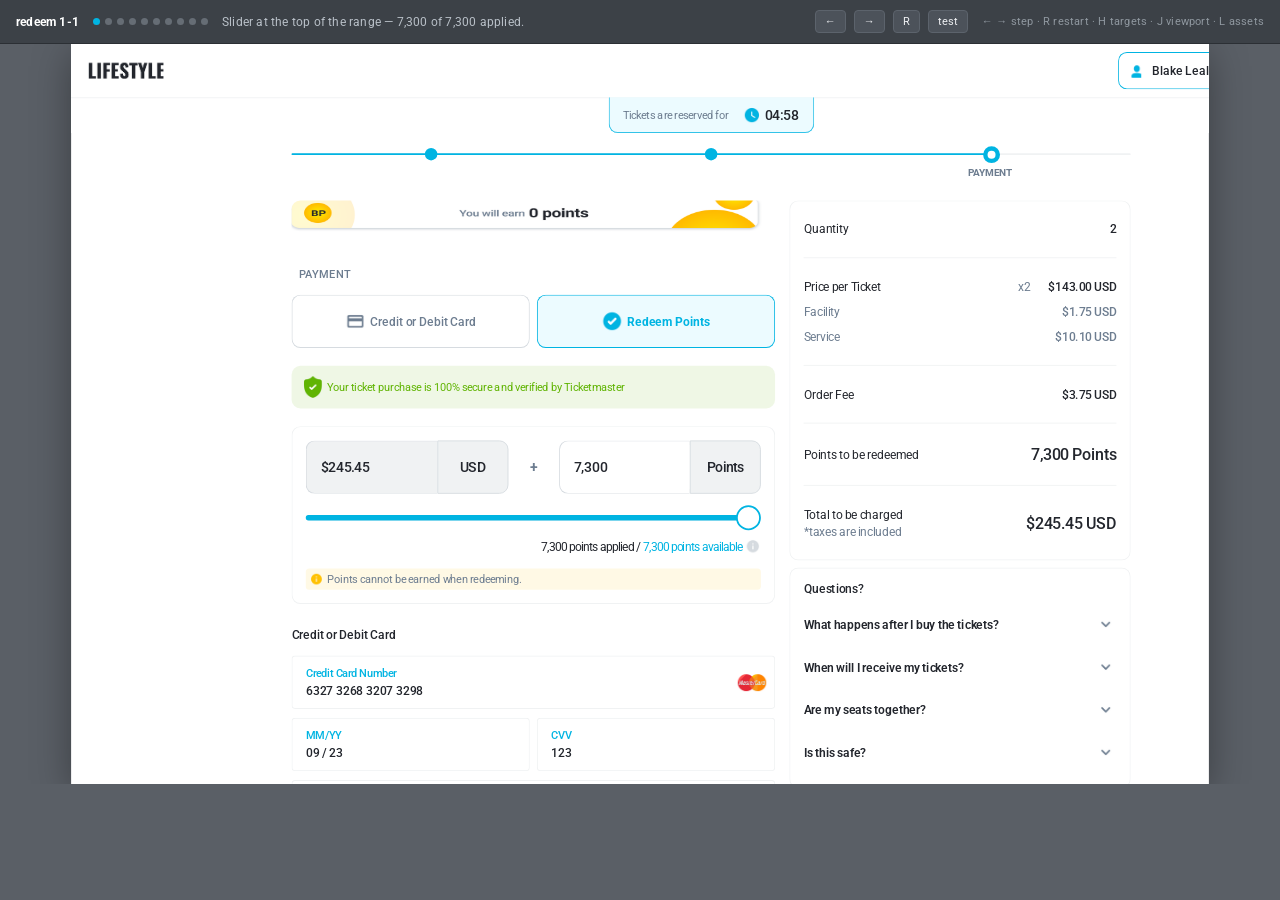
<file: prototypes/flow-04-desktop.html>
<!DOCTYPE html>
<html lang="en">
<head>
<meta charset="utf-8">
<title>Flow 04 — Checkout · Redeem Points (desktop)</title>
<style>
/* Roboto, embedded. The file has no network dependency. */
@font-face{font-family:'Roboto';font-style:normal;font-weight:400;font-display:block;src:url([data-uri]) format('woff2')}
@font-face{font-family:'Roboto';font-style:normal;font-weight:500;font-display:block;src:url([data-uri]) format('woff2')}
@font-face{font-family:'Roboto';font-style:normal;font-weight:600;font-display:block;src:url([data-uri]) format('woff2')}
@font-face{font-family:'Roboto';font-style:normal;font-weight:700;font-display:block;src:url([data-uri]) format('woff2')}

/* ==========================================================================
   Flow 04 — Checkout / Redeem Points, desktop
   Live HTML rebuild of ten Figma frames (Lifestyle-Master 12485:*).
   Every number in this file is measured off the Figma nodes; see §9.16 of
   interactive-facetime-portfolio-prompt.md for the derivation and the
   deviations that were deliberate.
   ========================================================================== */

:root{
  /* --- design tokens, straight off the Figma styles --- */
  --primary:#00B4E2;          /* Main/primary          */
  --primary-l1:#ECFBFF;       /* Variants/primary-lighten-1 */
  --timer-stroke:#33C3E8;
  --ink:#23262D;              /* Main/quaternary       */
  --muted:#6D7D90;            /* Main/tertiary         */
  --border:#D6DBE0;           /* Main/septenary        */
  --fill:#F0F2F3;             /* Main/quinary          */
  --success:#60B403;          /* Status/success        */
  --warning:#FFC203;          /* Status/warning        */
  --error:#E92505;            /* the red on the error states */
  --scrollbar:#BFBFBF;

  /* stage */
  --stage-w:1440px;
  --vh:1024px;                /* live viewport height; J cycles it */
  --scale:1;
}

*{box-sizing:border-box}
html,body{margin:0;padding:0}
body{
  background:#5A5F66;
  font-family:'Roboto','Helvetica Neue',Arial,sans-serif;
  -webkit-font-smoothing:antialiased;
  display:flex;flex-direction:column;align-items:center;
  min-height:100vh;
}

/* ---------- harness -------------------------------------------------- */
#harness{
  width:100%;color:#EDEFF2;font-size:12px;letter-spacing:.2px;
  display:flex;align-items:center;gap:14px;
  padding:10px 16px;background:#3C4147;border-bottom:1px solid #2B2F34;
  position:sticky;top:0;z-index:200;
}
#harness .grp{display:flex;align-items:center;gap:8px}
#harness b{font-weight:700;color:#fff;font-size:12px}
#harness .note{color:#B9C0C8;flex:1;min-width:0;overflow:hidden;text-overflow:ellipsis;white-space:nowrap}
#harness button{
  font:inherit;font-size:11px;color:#EDEFF2;background:#4C525A;border:1px solid #5C636C;
  border-radius:4px;padding:4px 9px;cursor:pointer;
}
#harness button:hover{background:#585F68}
#dots{display:flex;gap:5px}
#dots i{width:7px;height:7px;border-radius:50%;background:#666D75;display:block;cursor:pointer}
#dots i.on{background:var(--primary)}
#dots i.done{background:#8A929B}
#keys{color:#8F979F;font-size:11px}

/* ---------- stage ---------------------------------------------------- */
#fit{width:100%;display:flex;justify-content:center;overflow:hidden}
#stage{
  width:var(--stage-w);height:var(--vh);
  transform:scale(var(--scale));transform-origin:top center;
  background:#fff;position:relative;overflow:hidden;
  box-shadow:0 10px 40px rgba(0,0,0,.35);
}

/* the scrolling page. The chrome band below is sticky inside it. */
#page{
  position:absolute;inset:0;overflow-y:auto;overflow-x:hidden;
  scrollbar-width:none;
}
#page::-webkit-scrollbar{width:0;height:0}

/* ---------- sticky chrome: header + timer ---------------------------- */
/* Frame 4778 — 1440x100. Requirement: pinned once the page scrolls. */
#chrome{
  position:sticky;top:0;z-index:40;
  width:1440px;height:100px;
  /* The band is the full 100px, not just the 60px header. The timer hangs
     below the header rule, so the 40px strip either side of it has to paint
     the page's own white — otherwise content scrolls visibly through it. */
  background:#fff;
}
#header{
  position:absolute;left:0;top:0;width:1440px;height:60.5px;
  background:#fff;border-bottom:1px solid var(--fill);
}
#logo{
  position:absolute;left:19px;top:21px;width:85.5px;height:18.3px;
  display:flex;align-items:center;
  font-weight:700;font-size:17px;letter-spacing:-.4px;color:var(--ink);
}
#logo img{display:block;width:85.5px;height:18.3px}
#logo.filled #logoText{display:none}
#acct{
  position:absolute;left:1178px;top:9px;width:246px;height:42px;
  border-radius:10px;box-shadow:inset 0 0 0 1px var(--primary);
  display:flex;align-items:center;
}
/* The account glyph is an `icons / icon variant` instance: 24x24 at Frame 95's
   origin (1186,18) = button-relative (8,9). Build 3 exported the inner Union's
   own 12x14 bounding box instead, which cut the body off at the bottom, so the
   box is the frame now and the image is centred in it at its true scale. */
/* 24x24 icon frame, placed so a centred 12x14 glyph lands on the design's own
   Union coordinates (13.8, 14.5) — confirmed against the Figma render, whose
   glyph starts at x13.8. Centring in a frame at (8,9) pushed it 0.2px right and
   0.5px up. A re-export at the full 24x24 fills this frame instead. */
#acct .person{position:absolute;left:7.8px;top:9.5px;width:24px;height:24px;
  display:flex;align-items:center;justify-content:center}
/* Three runs, each on its own measured x. The separator is a 3.25px dot in
   Main/septenary #D6DBE0 — measured off the Figma render at (110.25, 19.25),
   colour (214,219,224). It was a bullet character inside the name, which
   inherited the near-black text ink and read far too heavy. */
#acct .who{
  position:absolute;left:38px;top:13px;height:16px;
  font-size:14px;font-weight:500;color:var(--ink);letter-spacing:-.2143px;white-space:nowrap;
}
#acct .sep{
  position:absolute;left:110.25px;top:19.25px;width:3.25px;height:3.25px;
  border-radius:50%;background:var(--border);
}
#acct .pts{
  position:absolute;left:122.25px;top:13px;height:16px;
  font-size:14px;font-weight:500;color:var(--primary);letter-spacing:-.2143px;white-space:nowrap;
}
/* The chevron is a 10x6 glyph centred in a 24x24 `icons / chevron` frame at
   button-relative (214,9) -> glyph at 221. 231 came from a vector coordinate
   that had been double-counted through its parent boolean. */
#acct .chev{position:absolute;left:221px;top:18px;width:10px;height:6px}

/* Timer — 231x40 at x604.5, hangs below the header, bottom corners r10 */
#timer{
  position:absolute;left:604.5px;top:60px;width:231px;height:40px;
  background:var(--primary-l1);
  box-shadow:inset 1px 0 0 0 var(--timer-stroke),
             inset -1px 0 0 0 var(--timer-stroke),
             inset 0 -1px 0 0 var(--timer-stroke);
  border-radius:0 0 10px 10px;
}
#timer .lbl{
  position:absolute;left:16px;top:13px;
  font-size:12px;font-weight:400;color:var(--muted);letter-spacing:-.2143px;white-space:nowrap;
}
#timer .clockwrap{position:absolute;left:148px;top:8px;width:67px;height:24px}
#timer .clock{position:absolute;left:0;top:0;width:24px;height:24px}
#timer .t{
  position:absolute;left:28px;top:2.5px;
  font-size:16px;font-weight:500;color:var(--ink);letter-spacing:-.4706px;white-space:nowrap;
}

/* ---------- content -------------------------------------------------- */
#content{
  position:relative;width:1440px;
  /* Frame 3558 sits at stage y117; the chrome above it is 100 tall, so in
     page flow it needs 17px of clearance. */
  padding:17px 0 64px 248px;
}
#inner{width:944px;position:relative}

/* progress strip — Group 280, 944x35 */
#prog{position:relative;width:944px;height:35px}
#prog .track{position:absolute;left:0;top:6px;width:944px;height:2px;background:var(--fill);border-radius:10px}
#prog .done{position:absolute;left:0;top:6px;width:783px;height:2px;background:var(--primary);border-radius:10px}
#prog .dot{position:absolute;top:0;width:14px;height:14px;border-radius:50%;background:var(--primary)}
#prog .now{position:absolute;left:777.5px;top:-2.5px;width:19px;height:19px;border-radius:50%;background:var(--primary)}
#prog .now i{position:absolute;left:5px;top:5px;width:9px;height:9px;border-radius:50%;background:#fff;display:block}
#prog .lbl{position:absolute;left:761px;top:22px;font-size:11px;font-weight:700;color:var(--muted);letter-spacing:0}

#cols{display:flex;gap:16px;margin-top:24px}
#left{width:544px}
#right{width:384px}

/* checkout banner — 544x48 */
/* The banner art exports 564x68 for a 544x48 frame — a symmetric 10px bleed,
   measured off the BP chip's position in the export (it lands at 25,18 against
   a design position of 15,8). It is placed at -10,-10 and the frame clips it,
   exactly as the Figma frame's own mask does. Without the clip the decorative
   art spills past the top-right corner. */
#banner{position:relative;width:544px;height:48px;border-radius:10px;overflow:hidden}
#banner img.asset{position:absolute;left:-10px;top:-10px;width:564px;height:68px;object-fit:fill}
#banner .fallback{position:absolute;inset:0;background:#fff;border-radius:10px;overflow:hidden}
#banner.filled .fallback{display:none}
#banner .fallback .chip{position:absolute;left:11px;top:4px;width:40px;height:40px}
#banner .fallback .chip .ring{position:absolute;left:4px;top:4px;width:32px;height:32px;border-radius:50%;background:var(--fill)}
#banner .fallback .chip .bp{position:absolute;left:13px;top:16px;width:16px;height:9px;font-size:9px;font-weight:700;color:var(--ink);line-height:9px;text-align:center}
#banner .fallback .txt{position:absolute;left:196px;top:13px;height:23px;display:flex;align-items:baseline;gap:4px}
#banner .fallback .earn{font-size:14px;font-weight:500;color:var(--muted);white-space:nowrap}
#banner .fallback .pts{font-size:20px;font-weight:700;color:var(--ink);white-space:nowrap}

/* ---------- the payment card ---------------------------------------- */
#card{
  width:544px;margin-top:20px;
  display:flex;flex-direction:column;gap:20px;
}
.grpA{display:flex;flex-direction:column;gap:20px}
.subA{display:flex;flex-direction:column;gap:8px}

.payLabel{
  width:544px;background:#fff;padding:8px;
  display:flex;flex-direction:column;justify-content:center;
}
.payLabel span{
  font-size:12px;font-weight:500;color:var(--muted);
  letter-spacing:.5px;text-transform:uppercase;white-space:nowrap;
}

.tabs{display:flex;gap:8px}
.tab{
  width:268px;height:60px;border-radius:10px;background:#fff;
  box-shadow:inset 0 0 0 1px var(--border);
  display:flex;align-items:center;justify-content:center;
}
.tab .row{display:flex;align-items:center;gap:4px;height:30px}
.tab .ico{width:24px;height:24px;flex:none}
.tab .txt{font-size:14px;font-weight:500;color:var(--muted);letter-spacing:-.2857px;white-space:nowrap}
.tab.on{background:var(--primary-l1);box-shadow:inset 0 0 0 1px var(--primary)}
.tab.on .txt{font-weight:700;color:var(--primary)}
.tab.on .ico{width:24.25px;height:24.25px}

.secure{
  width:544px;border-radius:10px;background:rgba(96,180,3,.1);
  padding:12px;display:flex;align-items:center;gap:4px;
}
.secure .ico{width:24px;height:24px;flex:none}
.secure .txt{width:406px;font-size:12px;font-weight:400;color:var(--success);letter-spacing:-.2143px}

/* ---- slider + points field box (the interactive core) --------------- */
#sbox{
  width:544px;border-radius:10px;box-shadow:inset 0 0 0 1px var(--fill);
  padding:16px;display:flex;flex-direction:column;gap:16px;
}
#sinner{display:flex;flex-direction:column;gap:24px}

.pfield{display:flex;flex-direction:column}
.prow{width:512px;height:60px;display:flex;align-items:stretch;gap:24px}
.pair{width:227.5px;display:flex;align-items:stretch}
.pin{
  flex:1 0 0;min-width:0;background:var(--fill);
  border:1px solid var(--border);border-right:0;
  border-radius:10px 0 0 10px;
  display:flex;align-items:center;padding:0 16px;
}
.pin .v{font-size:16px;font-weight:500;color:var(--ink);letter-spacing:-.4706px;white-space:nowrap}
.psuf{
  width:80px;flex:none;background:var(--fill);border:1px solid var(--border);
  border-radius:0 10px 10px 0;display:flex;align-items:center;justify-content:center;
}
.psuf span{font-size:16px;font-weight:500;color:var(--ink);letter-spacing:-.4706px}
.plus{
  width:9px;flex:none;display:flex;align-items:center;justify-content:center;
  font-size:16px;font-weight:700;color:var(--muted);letter-spacing:-.4706px;
}
/* the points half is the editable one; white ground */
.pair.edit .pin{background:#fff}
#ptsInput{
  flex:1 0 0;min-width:0;width:100%;border:0;outline:0;background:transparent;padding:0;
  font-family:inherit;font-size:16px;font-weight:500;color:var(--ink);letter-spacing:-.4706px;
}
/* error: both halves of the points pair take the red stroke */
.pair.err .pin{border-color:var(--error)}
.pair.err .psuf{border-color:var(--error)}

.errmsg{
  margin-left:284.5px;width:227.5px;height:18px;
  display:flex;align-items:flex-end;
  font-size:12px;font-weight:400;color:var(--error);white-space:nowrap;
}

/* slider — 512x44 */
#slider{position:relative;width:512px;height:44px;touch-action:none}
#track{
  position:absolute;left:0;top:0;width:512px;height:6px;
  background:var(--fill);border-radius:10px;cursor:pointer;
}
#sfill{position:absolute;left:0;top:0;height:6px;background:var(--primary);border-radius:10px;pointer-events:none}
#thumb{
  position:absolute;top:-11px;width:28px;height:28px;border-radius:14px;
  background:#fff;border:2px solid var(--primary);cursor:grab;
}
#thumb:active{cursor:grabbing}
#applied{
  position:absolute;left:256px;top:26px;width:256px;height:18px;
  display:flex;align-items:center;justify-content:flex-end;gap:2px;
}
#applied .t{font-size:13px;font-weight:400;color:var(--ink);letter-spacing:-.4118px;white-space:nowrap;text-align:right}
#applied .t em{font-style:normal;color:var(--primary)}
#applied .ico{width:18px;height:18px;flex:none}
#tip{
  position:absolute;left:-5px;top:22px;width:182px;height:30px;
  background:var(--muted);border-radius:3px;z-index:5;
  display:none;
}
#tip.on{display:block}
#tip span{
  position:absolute;left:8px;top:8px;
  font-size:12px;font-weight:400;color:#fff;white-space:nowrap;line-height:14px;
}

.alerts{
  width:512px;height:24px;border-radius:4px;background:rgba(255,194,3,.1);
  display:flex;align-items:center;gap:4px;padding:4px;
}
.alerts .ico{width:16px;height:16px;flex:none}
.alerts .txt{width:228px;font-size:12px;font-weight:400;color:var(--muted);letter-spacing:-.2143px}

/* ---- saved payment details ------------------------------------------ */
.grpB{display:flex;flex-direction:column;gap:10px}
.grpB .lab{padding:6px 0;display:flex}
.grpB .lab span{font-size:14px;font-weight:500;color:var(--ink);letter-spacing:-.4118px;white-space:nowrap}
.fld{
  width:100%;height:60px;border-radius:4px;box-shadow:inset 0 0 0 1px var(--fill);
  padding:0 8px 0 16px;display:flex;flex-direction:column;justify-content:center;position:relative;
}
.fld .stack{display:flex;flex-direction:column;gap:4px;height:34px;justify-content:center}
.fld .k{font-size:12px;font-weight:500;color:var(--primary);letter-spacing:-.2143px;white-space:nowrap}
.fld .v{font-size:14px;font-weight:500;color:var(--ink);letter-spacing:-.25px;white-space:nowrap}
.fld .cards{position:absolute;right:10px;top:20.5px;width:32px;height:19px}
.fldrow{display:flex;gap:8px}
.fldrow .fld{flex:1 0 0;min-width:0}

#foot{display:flex;justify-content:space-between;align-items:flex-start}
.btn{border-radius:10px;display:flex;align-items:center;justify-content:center;cursor:pointer}
.btn.ghost{width:88px;padding:18px 28px;box-shadow:inset 0 0 0 1px var(--primary)}
.btn.ghost span{font-size:14px;font-weight:700;color:var(--primary);white-space:nowrap}
.btn.prim{width:122px;padding:18px 24px;background:var(--primary)}
.btn.prim span{font-size:14px;font-weight:700;color:#fff;white-space:nowrap}

/* ---------- right column -------------------------------------------- */
.panel{
  width:384px;background:#fff;border-radius:10px;
  box-shadow:inset 0 0 0 1px var(--fill);position:relative;
}
#summary{height:405px}
#questions{height:248px;margin-top:8px}
.panel .r{position:absolute;font-size:14px;letter-spacing:-.4118px;white-space:nowrap}
.panel .k{left:16px;font-weight:400;color:var(--ink)}
.panel .k.dim{color:var(--muted)}
.panel .v{right:16px;font-weight:500;color:var(--ink);text-align:right}
.panel .v.dim{color:var(--muted)}
.panel .x2{left:257px;font-weight:400;color:var(--muted)}
.panel .big{font-size:18px;font-weight:500;color:var(--ink);letter-spacing:-.25px}
.panel .hr{position:absolute;left:16px;width:352px;height:1px;background:var(--fill)}
.panel .sub{left:16px;font-size:14px;font-weight:400;color:var(--muted);letter-spacing:-.4118px}
#questions .qh{position:absolute;left:16px;top:16px;font-size:14px;font-weight:500;color:var(--ink);letter-spacing:-.4118px}
#questions .q{position:absolute;left:16px;font-size:14px;font-weight:600;color:var(--ink);letter-spacing:-.4118px}
#questions .qc{position:absolute;left:344px;width:24px;height:24px}

/* ---------- overlay scrollbar (§9.4 convention) ---------------------- */
#sb{
  position:absolute;right:2px;width:4px;border-radius:2px;background:var(--scrollbar);
  opacity:0;transition:opacity .18s linear;pointer-events:none;z-index:60;
}
#sb.show{opacity:1}

/* ---------- asset slots --------------------------------------------- */
/* Real glyphs are not invented here. Until export_redeem_assets.py fills
   ASSETS, every icon renders as a neutral slot at its measured size. */
.slot{
  background:#E7EAEE;border-radius:2px;
  box-shadow:inset 0 0 0 1px #D6DBE0;
  width:100%;height:100%;display:block;
}
.slot.round{border-radius:50%}
img.asset{display:block;max-width:100%;max-height:100%;object-fit:contain}

/* ---------- target outlines (H) -------------------------------------- */
body.targets #slider,body.targets #ptsInput,body.targets .btn,body.targets #track{
  outline:1px dashed #E92505;outline-offset:1px;
}

/* ---------- loader panel (drag-and-drop assets) ---------------------- */
#load{
  position:fixed;right:14px;bottom:14px;z-index:300;width:250px;
  background:#3C4147;border:1px solid #555C64;border-radius:8px;color:#E7EAEE;
  font-size:11px;padding:10px 12px;display:none;
}
#load.on{display:block}
#load h4{margin:0 0 6px;font-size:11px;font-weight:700;color:#fff}
#drop{
  border:1px dashed #6B737C;border-radius:6px;padding:14px 8px;text-align:center;
  color:#AEB6BE;margin-bottom:6px;
}
#drop.hot{border-color:var(--primary);color:#fff}
#load .st{color:#9AA2AA}
</style>
<style id="bare-mode">
  html.bare body { background:#fff; }
  html.bare #harness { display:none !important; }
  html.bare #stage { box-shadow:none; }
</style>
<script>if (location.search.indexOf('bare') > -1) document.documentElement.className += ' bare';</script>
<style id="no-scrollbars">
  html, body, * { scrollbar-width: none !important; -ms-overflow-style: none !important; }
  ::-webkit-scrollbar { width:0 !important; height:0 !important; display:none !important; }
</style>
</head>
<body>

<div id="harness">
  <div class="grp"><b id="stepName">redeem 1-1</b></div>
  <div id="dots"></div>
  <div class="note" id="stepNote"></div>
  <div class="grp">
    <button id="bPrev">←</button><button id="bNext">→</button>
    <button id="bRestart">R</button>
    <button id="bTest">test</button>
  </div>
  <div id="keys">← → step · R restart · H targets · J viewport · L assets</div>
</div>

<div id="fit">
  <div id="stage">
    <div id="page">

      <!-- ============ sticky header + timer ============ -->
      <div id="chrome">
        <div id="header">
          <div id="logo"><span id="logoText">LIFESTYLE</span><span class="slot" data-asset="logo"></span></div>
          <div id="acct">
            <div class="person"><span class="slot" data-asset="person"></span></div>
            <div class="who">Blake Leal</div>
            <div class="sep"></div>
            <div class="pts">7,300 points</div>
            <div class="chev"><span class="slot" data-asset="chevron"></span></div>
          </div>
        </div>
        <div id="timer">
          <div class="lbl">Tickets are reserved for</div>
          <div class="clockwrap">
            <div class="clock"><span class="slot round" data-asset="clock"></span></div>
            <div class="t" id="clockText">04:59</div>
          </div>
        </div>
      </div>

      <!-- ============ page content ============ -->
      <div id="content"><div id="inner">

        <div id="prog">
          <div class="track"></div>
          <div class="done"></div>
          <div class="dot" style="left:150px"></div>
          <div class="dot" style="left:465px"></div>
          <div class="now"><i></i></div>
          <div class="lbl">PAYMENT</div>
        </div>

        <div id="cols">
          <div id="left">

            <div id="banner">
              <span class="slot" data-asset="banner"></span>
              <div class="fallback">
                <div class="chip"><div class="ring"></div><div class="bp">BP</div></div>
                <div class="txt">
                  <span class="earn">You will earn</span>
                  <span class="pts" id="earnPts">0 points</span>
                </div>
              </div>
            </div>

            <div id="card">
              <div class="grpA">
                <div class="subA">
                  <div class="payLabel"><span>Payment</span></div>
                  <div class="tabs">
                    <div class="tab">
                      <div class="row">
                        <div class="ico"><span class="slot" data-asset="card"></span></div>
                        <div class="txt">Credit or Debit Card</div>
                      </div>
                    </div>
                    <div class="tab on">
                      <div class="row">
                        <div class="ico"><span class="slot round" data-asset="roundcb"></span></div>
                        <div class="txt">Redeem Points</div>
                      </div>
                    </div>
                  </div>
                </div>

                <div class="secure">
                  <div class="ico"><span class="slot round" data-asset="shield"></span></div>
                  <div class="txt">Your ticket purchase is 100% secure and verified by Ticketmaster</div>
                </div>

                <div id="sbox">
                  <div id="sinner">
                    <div class="pfield">
                      <div class="prow">
                        <div class="pair" id="pairMoney">
                          <div class="pin"><span class="v" id="moneyVal">$245.45</span></div>
                          <div class="psuf"><span>USD</span></div>
                        </div>
                        <div class="plus">+</div>
                        <div class="pair" id="pairPts">
                          <div class="pin"><input id="ptsInput" inputmode="numeric" autocomplete="off" spellcheck="false" value="7,300"></div>
                          <div class="psuf"><span>Points</span></div>
                        </div>
                      </div>
                      <div class="errmsg" id="errMsg" style="display:none"></div>
                    </div>

                    <div id="slider">
                      <div id="track"><div id="sfill"></div></div>
                      <div id="thumb"></div>
                      <div id="applied">
                        <div class="t"><span id="appliedN">7,300</span> points applied / <em>7,300 points available</em></div>
                        <div class="ico"><span class="slot round" data-asset="alert18"></span></div>
                      </div>
                      <div id="tip"><span>Minimum 1,000 points required</span></div>
                    </div>
                  </div>

                  <div class="alerts">
                    <div class="ico"><span class="slot round" data-asset="alert16"></span></div>
                    <div class="txt">Points cannot be earned when redeeming.</div>
                  </div>
                </div>
              </div>

              <div class="grpB">
                <div class="lab"><span>Credit or Debit Card</span></div>
                <div class="fld">
                  <div class="stack"><div class="k">Credit Card Number</div><div class="v">6327 3268 3207 3298</div></div>
                  <div class="cards"><span class="slot" data-asset="cards"></span></div>
                </div>
                <div class="fldrow">
                  <div class="fld"><div class="stack"><div class="k">MM/YY</div><div class="v">09 / 23</div></div></div>
                  <div class="fld"><div class="stack"><div class="k">CVV</div><div class="v">123</div></div></div>
                </div>
                <div class="fld"><div class="stack" style="gap:2px"><div class="k">Postal Code</div><div class="v">02115</div></div></div>
              </div>

              <div id="foot">
                <div class="btn ghost"><span>Back</span></div>
                <div class="btn prim"><span>Place Order</span></div>
              </div>
            </div>
          </div>

          <div id="right">
            <div class="panel" id="summary">
              <div class="r k"   style="top:24px">Quantity</div>
              <div class="r v"   style="top:24px">2</div>
              <div class="hr"    style="top:64px"></div>
              <div class="r k"   style="top:89px">Price per Ticket</div>
              <div class="r x2"  style="top:89px">x2</div>
              <div class="r v"   style="top:89px">$143.00 USD</div>
              <div class="r k dim" style="top:117px">Facility</div>
              <div class="r v dim" style="top:117px">$1.75 USD</div>
              <div class="r k dim" style="top:145px">Service</div>
              <div class="r v dim" style="top:145px">$10.10 USD</div>
              <div class="hr"    style="top:185px"></div>
              <div class="r k"   style="top:210px">Order Fee</div>
              <div class="r v"   style="top:210px">$3.75 USD</div>
              <div class="hr"    style="top:250px"></div>
              <div class="r k"   style="top:277.5px">Points to be redeemed</div>
              <div class="r v big" style="top:275px" id="sumPts">7,300 Points</div>
              <div class="hr"    style="top:320px"></div>
              <div class="r k"   style="top:345px">Total to be charged</div>
              <div class="r v big" style="top:352.5px" id="sumTotal">$245.45 USD</div>
              <div class="r sub" style="top:365px">*taxes are included</div>
            </div>

            <div class="panel" id="questions">
              <div class="qh">Questions?</div>
              <div class="q" style="top:56px">What happens after I buy the tickets?</div>
              <div class="qc" style="top:52px"><span class="slot" data-asset="chev24"></span></div>
              <div class="q" style="top:104px">When will I receive my tickets?</div>
              <div class="qc" style="top:100px"><span class="slot" data-asset="chev24"></span></div>
              <div class="q" style="top:152px">Are my seats together?</div>
              <div class="qc" style="top:148px"><span class="slot" data-asset="chev24"></span></div>
              <div class="q" style="top:200px">Is this safe?</div>
              <div class="qc" style="top:196px"><span class="slot" data-asset="chev24"></span></div>
            </div>
          </div>
        </div>
      </div></div>
    </div>
    <div id="sb"></div>
  </div>
</div>

<div id="load">
  <h4>Asset slots</h4>
  <div id="drop">drop PNG / SVG files here</div>
  <div class="st" id="loadStat">0 of 10 filled</div>
</div>

<script>
'use strict';
/* ======================================================================
   Measured constants. Anything here came off a Figma node, not a guess.
   ====================================================================== */
var TRACK_W = 512;      // Frame 235 width
var THUMB_W = 28;       // Rectangle Copy 15 (painted 30 with the 2px centre stroke)
var TRAVEL  = TRACK_W - THUMB_W;   // 484 — matches the "full" variant's thumb x exactly
var PTS_MIN = 1000;     // the documented floor
var PTS_MAX = 7300;     // "7,300 points available", and the header balance
var RATE    = 63;       // points per dollar — see §9.16, derived from 1-6 and 2-4
var BASE    = 361.32;   // subtotal such that 7300 -> 245.45 and 1000 -> 345.45

/* ---------- pure helpers (asserted by the self-test) ---------- */
function clampPts(v){ return Math.max(PTS_MIN, Math.min(PTS_MAX, v)); }
function fracOf(v){ return v / PTS_MAX; }                 // f = v / max
function thumbX(v){ return fracOf(v) * TRAVEL; }          // 7300 -> 484
function fillW(v){ return thumbX(v) + THUMB_W/2; }        // fill ends at the thumb centre
function ptsFromX(x){                                     // inverse, for dragging
  var f = Math.max(0, Math.min(1, x / TRAVEL));
  return Math.round(f * PTS_MAX);
}
function money(v){ return BASE - v/RATE; }
function fmtN(n){ return String(Math.round(n)).replace(/\B(?=(\d{3})+(?!\d))/g, ','); }
function fmtM(n){ return '$' + n.toFixed(2); }
function digits(s){ return String(s).replace(/[^0-9]/g,''); }
function thumbGeom(total, visible, scrollTop, trackH){    // §9.4, unchanged
  if (total <= visible) return null;
  var h = Math.max(28, trackH * visible / total);
  var t = (scrollTop / (total - visible)) * (trackH - h);
  return { h:h, t:t };
}

/* ======================================================================
   The ten steps. Each is a state, not a screenshot.
   ====================================================================== */
var STEPS = [
  { id:'redeem 1-1', pts:7300, mode:'idle',  note:'Slider at the top of the range — 7,300 of 7,300 applied.' },
  { id:'redeem 1-2', pts:6253, mode:'idle',  note:'Slider moved to 6,253 points.' },
  { id:'redeem 1-3', pts:1825, mode:'idle',  note:'Slider moved down to 1,825 points.' },
  { id:'redeem 1-4', pts:1825, mode:'edit',  draft:'1,500', note:'Points field focused, 1,500 typed — still inside the range, so no error yet.' },
  { id:'redeem 1-5', pts:1825, mode:'error', kind:'high', draft:'15,000', note:'15,000 committed — above the 7,300 available. Red stroke, red message.' },
  { id:'redeem 1-6', pts:7300, mode:'idle',  note:'Clicked away without correcting — the value clamps up to the 7,300 maximum.' },
  { id:'Redeem 2-1', pts:1000, mode:'idle',  tip:true, note:'Dragged down to the 1,000 floor — tooltip shows while the pointer is held at the min mark.' },
  { id:'Redeem 2-2', pts:1000, mode:'edit',  draft:'98', note:'Points field focused, 98 typed — mid-entry, not yet validated.' },
  { id:'Redeem 2-3', pts:1000, mode:'error', kind:'low', draft:'980', note:'980 committed — below the 1,000 minimum.' },
  { id:'Redeem 2-4', pts:1000, mode:'idle',  note:'Clicked away — the value clamps down to the 1,000 minimum.' }
];
var ERR = { high:'The number entered is too high.', low:'Minimum 1,000 points required' };

/* ======================================================================
   State
   ====================================================================== */
var S = {
  step:0,
  pts:7300,        // last committed value — what the slider and summary show
  mode:'idle',     // idle | edit | error
  kind:null,       // high | low
  draft:'7,300',   // what is in the input box
  dragging:false,
  tip:false
};

var fromInput = false;   /* true only inside the field's own input event */

var $ = function(id){ return document.getElementById(id); };
var el = {
  page:$('page'), stage:$('stage'), sb:$('sb'),
  thumb:$('thumb'), fill:$('sfill'), slider:$('slider'), track:$('track'),
  input:$('ptsInput'), money:$('moneyVal'), applied:$('appliedN'),
  errMsg:$('errMsg'), pairPts:$('pairPts'), pairMoney:$('pairMoney'), tip:$('tip'),
  sumPts:$('sumPts'), sumTotal:$('sumTotal'), earn:$('earnPts'),
  name:$('stepName'), note:$('stepNote'), dots:$('dots')
};

function render(){
  var v = S.pts;
  el.thumb.style.left = thumbX(v) + 'px';         // paints 28 wide, stroke inside — measured
  el.fill.style.width = fillW(v) + 'px';
  el.applied.textContent = fmtN(v);
  el.money.textContent = fmtM(money(v));
  el.sumPts.textContent = fmtN(v) + ' Points';
  el.sumTotal.textContent = fmtM(money(v)) + ' USD';
  if (el.earn) el.earn.textContent = '0 points';  // 0 in all ten frames; baked once filled

  /* The field is written from state on every render. The only thing that must
     NOT be overwritten is the user's own keystroke in progress — writing back
     mid-`input` would fight the caret. Everything else (slider, clamp, step)
     has to reach the field, or it goes stale: dragging onto the 1,000 floor
     with 65 half-typed used to leave "65" on screen against "1,000 applied". */
  if (!fromInput && el.input.value !== S.draft) el.input.value = S.draft;

  var isErr = S.mode === 'error';
  el.pairPts.className = 'pair edit' + (isErr ? ' err' : '');
  el.errMsg.style.display = isErr ? 'flex' : 'none';
  if (isErr) el.errMsg.textContent = ERR[S.kind];
  el.tip.className = S.tip ? 'on' : '';

  el.name.textContent = STEPS[S.step].id;
  el.note.textContent = STEPS[S.step].note;
  var kids = el.dots.children;
  for (var i=0;i<kids.length;i++){
    kids[i].className = i === S.step ? 'on' : (i < S.step ? 'done' : '');
  }
  syncBar();
}

/* ---------- steps ---------- */
function goStep(i){
  if (i < 0) i = 0;
  if (i > STEPS.length-1) i = STEPS.length-1;
  var s = STEPS[i];
  S.step = i;
  S.pts  = s.pts;
  S.mode = s.mode;
  S.kind = s.kind || null;
  S.draft = s.draft !== undefined ? s.draft : fmtN(s.pts);
  S.tip = !!s.tip;
  clearTimeout(validTimer);
  el.input.blur();
  render();
}

for (var i=0;i<STEPS.length;i++){
  (function(n){
    var d = document.createElement('i');
    d.onclick = function(){ goStep(n); };
    el.dots.appendChild(d);
  })(i);
}

/* ======================================================================
   Slider — pointer driven.
   Tooltip rule: visible only while the pointer is down AND the value sits
   on the floor. It never appears anywhere else on the track.
   ====================================================================== */
function setFromClientX(cx){
  var r = el.track.getBoundingClientRect();
  var scale = r.width / TRACK_W;                  // the stage is transform-scaled
  var x = (cx - r.left) / scale - THUMB_W/2;      // grab point is the thumb centre
  var v = clampPts(ptsFromX(x));
  S.pts = v;
  S.draft = fmtN(v);
  S.mode = 'idle'; S.kind = null;
  S.tip = (v === PTS_MIN);                        // only at the floor
  render();
}
function down(e){
  S.dragging = true;
  el.input.blur();                                // the slider is driving now
  clearTimeout(validTimer);
  el.slider.setPointerCapture && el.slider.setPointerCapture(e.pointerId);
  setFromClientX(e.clientX);
  e.preventDefault();
}
function move(e){ if (S.dragging) setFromClientX(e.clientX); }
function up(){
  var was = S.dragging;
  S.dragging = false;
  if (S.tip || was){ S.tip = false; render(); }    // released -> message goes
}
el.slider.addEventListener('pointerdown', down);
el.slider.addEventListener('pointermove', move);
el.slider.addEventListener('pointerup', up);
el.slider.addEventListener('pointercancel', up);

/* ======================================================================
   Points field.
   Reading of the frames: 1-4 and 2-2 show mid-entry with NO error (1,500 is
   valid; 98 is a prefix of 980). So validation does not fire per keystroke —
   it fires when entry settles. Then a click away FROM the error clamps.
   ====================================================================== */
var validTimer = null;
el.input.addEventListener('focus', function(){
  if (S.mode !== 'error') { S.mode = 'edit'; render(); }
});
el.input.addEventListener('input', function(){
  var d = digits(el.input.value);
  S.draft = d === '' ? '' : fmtN(parseInt(d,10));
  fromInput = true;
  el.input.value = S.draft;
  S.mode = 'edit'; S.kind = null;                 // typing clears a showing error
  clearTimeout(validTimer);
  validTimer = setTimeout(validate, 700);         // settles -> validate
  render();
  fromInput = false;
});
el.input.addEventListener('keydown', function(e){
  if (e.key === 'Enter'){ clearTimeout(validTimer); validate(); }
});
function validate(){
  var d = digits(S.draft);
  if (d === '') return;
  var v = parseInt(d,10);
  if (v > PTS_MAX){ S.mode='error'; S.kind='high'; }
  else if (v < PTS_MIN){ S.mode='error'; S.kind='low'; }
  else { S.pts = v; S.mode='edit'; S.kind=null; }
  render();
}
/* clicking anywhere outside the field resolves it */
document.addEventListener('pointerdown', function(e){
  if (el.pairPts.contains(e.target)) return;
  /* the slider commits its own value in down(); resolving here first would
     clamp a half-typed number and then be overwritten a moment later */
  if (el.slider.contains(e.target)) return;
  if (S.mode === 'error'){
    clearTimeout(validTimer);
    var v = parseInt(digits(S.draft) || '0', 10);
    S.pts = clampPts(v);                          // too high -> max, too low -> min
    S.draft = fmtN(S.pts);
    S.mode = 'idle'; S.kind = null;
    render();
  } else if (S.mode === 'edit'){
    clearTimeout(validTimer);
    var d = digits(S.draft);
    if (d !== ''){
      var n = parseInt(d,10);
      if (n > PTS_MAX){ S.mode='error'; S.kind='high'; render(); return; }
      if (n < PTS_MIN){ S.mode='error'; S.kind='low';  render(); return; }
      S.pts = n;
    }
    S.draft = fmtN(S.pts);
    S.mode = 'idle';
    render();
  }
}, true);

/* ======================================================================
   Sticky proof: overlay scrollbar + fit
   ====================================================================== */
var barTimer = null;
function syncBar(){
  var total = el.page.scrollHeight, visible = el.page.clientHeight;
  var g = thumbGeom(total, visible, el.page.scrollTop, visible - 4);
  if (!g){ el.sb.className = ''; return; }
  el.sb.style.height = g.h + 'px';
  el.sb.style.top = (g.t + 2) + 'px';
}
el.page.addEventListener('scroll', function(){
  syncBar();
  el.sb.className = 'show';
  clearTimeout(barTimer);
  barTimer = setTimeout(function(){ el.sb.className = ''; }, 700);
});

var VHS = [1024, 820, 680];
var vhi = 0;
function fit(){
  var avail = window.innerHeight - $('harness').offsetHeight - 24;
  var vh = Math.min(VHS[vhi], Math.max(420, avail));
  document.documentElement.style.setProperty('--vh', vh + 'px');
  var w = $('fit').clientWidth;
  var sc = Math.min(1, w / 1440);
  document.documentElement.style.setProperty('--scale', sc);
  $('fit').style.height = (vh * sc) + 'px';
  syncBar();
}
window.addEventListener('resize', fit);

/* ---------- the timer actually counts ---------- */
var left = 299;
setInterval(function(){
  if (left > 0) left--;
  var m = Math.floor(left/60), s = left % 60;
  $('clockText').textContent = (m < 10 ? '0' : '') + m + ':' + (s < 10 ? '0' : '') + s;
}, 1000);

/* ======================================================================
   Keys
   ====================================================================== */
document.addEventListener('keydown', function(e){
  if (e.target === el.input) return;
  var k = e.key.toLowerCase();
  if (k === 'arrowright'){ goStep(S.step+1); e.preventDefault(); }
  else if (k === 'arrowleft'){ goStep(S.step-1); e.preventDefault(); }
  else if (k === 'r'){ goStep(0); }
  else if (k === 'h'){ document.body.classList.toggle('targets'); }
  else if (k === 'j'){ vhi = (vhi+1) % VHS.length; fit(); }
  else if (k === 'l'){ $('load').classList.toggle('on'); }
  else if (k === 't'){ selfTest(); }
});
$('bPrev').onclick = function(){ goStep(S.step-1); };
$('bNext').onclick = function(){ goStep(S.step+1); };
$('bRestart').onclick = function(){ goStep(0); };
$('bTest').onclick = function(){ selfTest(); };

/* ======================================================================
   Asset slots — drag and drop, same pattern as the confirmed-redeem build
   ====================================================================== */
/* ASSETS:BEGIN */ var ASSETS = {"logo":"[data-uri]","person":"[data-uri]","chevron":"[data-uri]","clock":"[data-uri]","banner":"[data-uri]","card":"[data-uri]","roundcb":"[data-uri]","shield":"[data-uri]","alert18":"[data-uri]","alert16":"[data-uri]","cards":"[data-uri]","chev24":"[data-uri]"}; /* ASSETS:END */   /* baked slices — cut_redeem.py writes this line */
var SLOTS = ['logo','banner','person','chevron','clock','card','roundcb','shield','alert18','alert16','cards','chev24'];
function paintAssets(){
  var n = 0;
  SLOTS.forEach(function(k){
    if (!ASSETS[k]) return;
    n++;
    var hosts = document.querySelectorAll('[data-asset="'+k+'"]');
    for (var i=0;i<hosts.length;i++){
      var h = hosts[i];
      if (h.tagName === 'IMG') { h.src = ASSETS[k]; continue; }
      var img = document.createElement('img');
      img.className = 'asset'; img.alt = ''; img.src = ASSETS[k];
      img.setAttribute('data-asset', k);
      /* Every slot is a 2x export, so its true size is intrinsic/2. Sizing from
         the image rather than from a hard-coded box means a slot re-exported at a
         different node lands at its own correct size instead of being stretched
         to fit the old one. Checked against all twelve: 24x24 icon frames give
         48x48, tight glyph boxes give their own, the banner gives 564x68. */
      img.onload = function(){
        if (!this.naturalWidth) return;
        if (this.getAttribute('data-asset') === 'banner') return;  // keeps its -10 bleed
        this.style.width  = (this.naturalWidth  / 2) + 'px';
        this.style.height = (this.naturalHeight / 2) + 'px';
      };
      var host = h.parentNode;
      host.replaceChild(img, h);
      host.classList.add('filled');
    }
  });
  $('loadStat').textContent = n + ' of ' + SLOTS.length + ' filled';
}
var drop = $('drop');
drop.addEventListener('dragover', function(e){ e.preventDefault(); drop.className='hot'; });
drop.addEventListener('dragleave', function(){ drop.className=''; });
drop.addEventListener('drop', function(e){
  e.preventDefault(); drop.className='';
  var files = e.dataTransfer.files;
  for (var i=0;i<files.length;i++){
    (function(f){
      var key = f.name.replace(/\.(png|svg|jpg|jpeg)$/i,'').toLowerCase();
      if (SLOTS.indexOf(key) < 0) return;
      var fr = new FileReader();
      fr.onload = function(){ ASSETS[key] = fr.result; paintAssets(); };
      fr.readAsDataURL(f);
    })(files[i]);
  }
});

/* ======================================================================
   Self-test — the maths and the wiring, asserted in the page
   ====================================================================== */
function selfTest(){
  var out = [], ok = 0, bad = 0;
  function is(name, got, want, tol){
    var pass = (tol === undefined) ? (got === want) : Math.abs(got-want) <= tol;
    pass ? ok++ : bad++;
    out.push((pass?'ok  ':'FAIL') + '  ' + name + '  got=' + got + ' want=' + want);
  }
  /* slider mapping against the measured Figma positions */
  is('thumbX(7300) == full variant 484', +thumbX(7300).toFixed(1), 484, 0.1);
  is('fillW(7300) ~ full variant 500',   +fillW(7300).toFixed(1), 500, 2.1);
  is('thumbX(1000) ~ small variant 72',  +thumbX(1000).toFixed(1), 72, 6.1);
  is('thumbX(0) == 0', thumbX(0), 0);
  /* inverse is stable */
  is('ptsFromX(thumbX(4200)) round-trips', ptsFromX(thumbX(4200)), 4200, 1);
  /* clamps */
  is('clamp 15000 -> max', clampPts(15000), 7300);
  is('clamp 980 -> min',   clampPts(980), 1000);
  is('clamp 98 -> min',    clampPts(98), 1000);
  /* money anchors — the two self-consistent frames */
  is('money(7300) == 245.45 (redeem 1-6)', +money(7300).toFixed(2), 245.45, 0.005);
  is('money(1000) == 345.45 (Redeem 2-4)', +money(1000).toFixed(2), 345.45, 0.005);
  /* thumbGeom, §9.4 */
  is('thumbGeom fits -> null', thumbGeom(500, 900, 0, 900), null);
  var g = thumbGeom(2000, 1000, 0, 1000);
  is('thumbGeom h', Math.round(g.h), 500);
  is('thumbGeom t at top', Math.round(g.t), 0);
  var g2 = thumbGeom(2000, 1000, 1000, 1000);
  is('thumbGeom t at bottom', Math.round(g2.t), 500);
  /* card height: 716 normal, 734 in the error states */
  goStep(0);
  var h1 = Math.round($('card').getBoundingClientRect().height / (window.devicePixelRatio,1) );
  var sc = parseFloat(getComputedStyle(document.documentElement).getPropertyValue('--scale')) || 1;
  is('card height idle == 716', Math.round($('card').offsetHeight), 716);
  is('slider box idle == 200', Math.round($('sbox').offsetHeight), 200);
  goStep(4);
  is('card height error == 734', Math.round($('card').offsetHeight), 734);
  is('slider box error == 218', Math.round($('sbox').offsetHeight), 218);
  is('error message reads high', el.errMsg.textContent, ERR.high);
  goStep(8);
  is('error message reads low', el.errMsg.textContent, ERR.low);
  /* the ten steps land on the values the frames show */
  var want = [7300,6253,1825,1825,1825,7300,1000,1000,1000,1000];
  for (var i=0;i<10;i++){ goStep(i); is('step '+STEPS[i].id+' pts', S.pts, want[i]); }
  /* tooltip only at the floor, only while held */
  goStep(6); is('2-1 shows the tooltip', S.tip, true);
  up();     is('release hides the tooltip', S.tip, false);
  /* sticky: the chrome stays at the top of the viewport under scroll */
  goStep(0);
  el.page.scrollTop = 0;
  var a = $('chrome').getBoundingClientRect().top - el.page.getBoundingClientRect().top;
  el.page.scrollTop = 60;
  var b = $('chrome').getBoundingClientRect().top - el.page.getBoundingClientRect().top;
  if (el.page.scrollHeight > el.page.clientHeight){
    is('chrome pinned while scrolled', Math.round(b), Math.round(a), 1);
  } else {
    out.push('skip  chrome pin — page fits, nothing to scroll (correct, see 9.16)');
  }
  el.page.scrollTop = 0;
  goStep(0);
  console.log(out.join('\n'));
  console.log((bad ? 'FAILED ' + bad : 'all pass') + '  (' + ok + ' assertions)');
  el.note.textContent = bad
    ? bad + ' assertion(s) FAILED — see console'
    : ok + ' assertions pass — see console for the list';
  return {ok:ok, bad:bad, out:out};
}
window.selfTest = selfTest;
window.__flow04 = { S:S, STEPS:STEPS, goStep:goStep, thumbX:thumbX, fillW:fillW,
                    clampPts:clampPts, money:money, thumbGeom:thumbGeom, ptsFromX:ptsFromX };

/* ---------- boot ---------- */
paintAssets();
fit();
goStep(0);
</script>
</body>
</html>
</file>
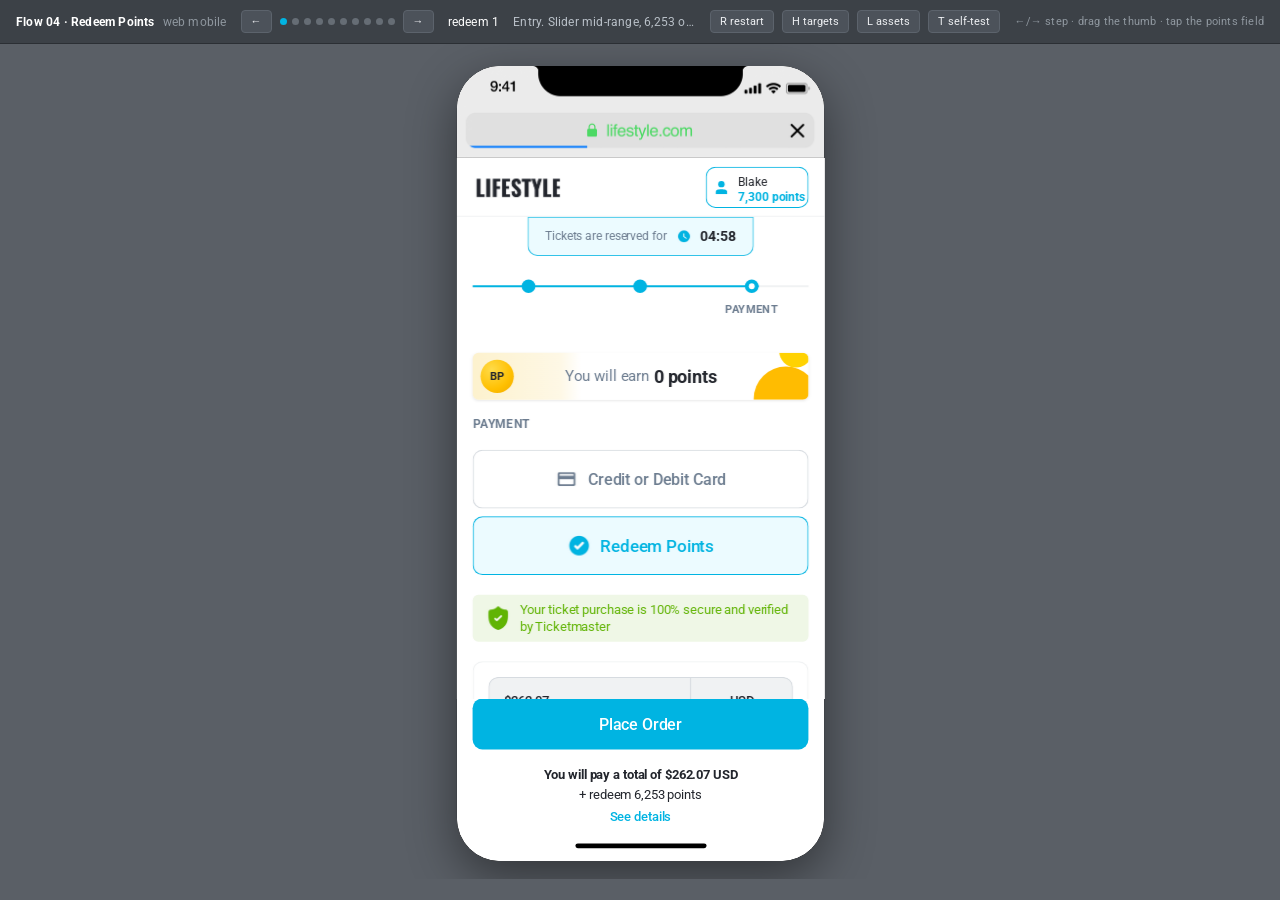
<file: prototypes/flow-04-mobile.html>
<!DOCTYPE html>
<html lang="en">
<head>
<meta charset="utf-8">
<meta name="viewport" content="width=device-width, initial-scale=1">
<title>Flow 04 — Checkout · Redeem Points (web mobile)</title>
<style>
/* Roboto, embedded. The file has no network dependency. */
@font-face{font-family:'Roboto';font-style:normal;font-weight:400;font-display:block;src:url([data-uri]) format('woff2')}
@font-face{font-family:'Roboto';font-style:normal;font-weight:500;font-display:block;src:url([data-uri]) format('woff2')}
@font-face{font-family:'Roboto';font-style:normal;font-weight:600;font-display:block;src:url([data-uri]) format('woff2')}
@font-face{font-family:'Roboto';font-style:normal;font-weight:700;font-display:block;src:url([data-uri]) format('woff2')}

/* ==========================================================================
   Flow 04 — Checkout / Redeem Points, web mobile
   Live HTML rebuild of nine distinct Figma frames at 375 x 1376.
   Every number is measured off the 4x PNG exports; see section 9.17 of
   interactive-facetime-portfolio-prompt.md for the derivations and for the
   places where the export was deliberately not followed.
   ========================================================================== */

:root{
  --primary:#00B4E2;
  --primary-l1:#ECFBFF;
  --timer-stroke:#33C3E8;
  --ink:#23262D;
  --muted:#6D7D90;
  --border:#D6DBE0;
  --fill:#F0F2F3;
  --success:#60B403;
  --warning:#FFC203;
  --error:#E92505;
  --alert-bg:#FFF9E6;
  --secure-bg:#EFF7E6;
  --key-tray:#CCCED3;

  --vw:375px;          /* device viewport width  */
  --vh:812px;          /* device viewport height */
  --chrome:94px;       /* status bar + browser bar */
  --band:100px;        /* sticky header + timer   */
  --bar:166px;         /* fixed summary CTA bar   */
  --kbd:288px;         /* keyboard tray height    */
  --scale:1;
}

*{box-sizing:border-box}
html,body{margin:0;padding:0}
body{
  background:#5A5F66;
  font-family:'Roboto','Helvetica Neue',Arial,sans-serif;
  -webkit-font-smoothing:antialiased;
  display:flex;flex-direction:column;align-items:center;min-height:100vh;
}

/* ---------- harness -------------------------------------------------- */
#harness{
  width:100%;color:#EDEFF2;font-size:12px;letter-spacing:.2px;
  display:flex;align-items:center;gap:14px;flex-wrap:wrap;
  padding:10px 16px;background:#3C4147;border-bottom:1px solid #2B2F34;
  position:sticky;top:0;z-index:200;
}
#harness .grp{display:flex;align-items:center;gap:8px}
#harness b{font-weight:700;color:#fff;font-size:12px}
#harness .note{color:#B9C0C8;flex:1;min-width:120px;overflow:hidden;text-overflow:ellipsis;white-space:nowrap}
#harness button{
  font:inherit;font-size:11px;color:#EDEFF2;background:#4C525A;border:1px solid #5C636C;
  border-radius:4px;padding:4px 9px;cursor:pointer;
}
#harness button:hover{background:#585F68}
#dots{display:flex;gap:5px}
#dots i{width:7px;height:7px;border-radius:50%;background:#666D75;display:block;cursor:pointer}
#dots i.on{background:var(--primary)}
#dots i.done{background:#8A929B}
#keys{color:#8F979F;font-size:11px}

/* ---------- device --------------------------------------------------- */
#fit{width:100%;display:flex;justify-content:center;padding:22px 0 40px;overflow:hidden}
#device{
  width:var(--vw);height:var(--vh);position:relative;
  transform:scale(var(--scale));transform-origin:top center;
  background:#000;border-radius:44px;padding:0;
  box-shadow:0 16px 50px rgba(0,0,0,.45);
  overflow:hidden;
}
#screen{
  position:absolute;inset:0;border-radius:44px;overflow:hidden;background:#fff;
}

/* --- browser chrome ------------------------------------------------ */
/* Top_Bar.png, exported from Figma at 2x. The status bar, the notch, the
   signal/wifi/battery cluster and the lifestyle.com pill are one asset:
   build 2 drew them in CSS and the notch shoulders, the bar cluster and the
   battery outline were all visibly wrong against the export. */
#chrome{
  position:absolute;left:0;top:0;width:375px;height:94px;z-index:60;
  background:#EBEBEB;overflow:hidden;
}
#chrome img{display:block;width:375px;height:94px}

/* --- the page ------------------------------------------------------- */
/* Scrolls under the sticky band. Top offset is the browser chrome. */
#page{
  position:absolute;left:0;top:var(--chrome);width:375px;
  height:calc(var(--vh) - var(--chrome) - var(--bar));
  overflow-y:auto;overflow-x:hidden;background:#fff;
  scrollbar-width:none;-webkit-overflow-scrolling:touch;
}
#page::-webkit-scrollbar{width:0;height:0}

/* ---------- sticky chrome: header + timer ---------------------------- */
/* The requirement. The pinned element is the whole 100px band, not the
   60px header: the timer hangs below the header rule with 72px of page on
   either side of it, and if only the header pins, that page shows through. */
#band{
  position:sticky;top:0;z-index:40;width:375px;height:100px;background:#fff;
}
#header{
  position:absolute;left:0;top:0;width:375px;height:60px;
  background:#fff;border-bottom:1px solid var(--fill);
}
#logo{
  position:absolute;left:19px;top:21px;width:85.5px;height:18.5px;
  display:flex;align-items:center;
  font-weight:700;font-size:17px;letter-spacing:-.4px;color:var(--ink);
}
#logo img{display:block;width:85.5px;height:18.5px}
#logo.filled #logoText{display:none}

#acct{
  position:absolute;left:253.5px;top:9px;width:105px;height:42px;
  border-radius:10px;box-shadow:inset 0 0 0 1px var(--primary);
  display:flex;align-items:center;
}
/* The glyph's ink measures 12 x 14 at chip-local (10.25, 14) — a column
   profile of the isolated band crop gives a 6.5 head circle centred on
   (6, 3.75) over a 12-wide shoulder. The exported `person` PNG is 24 x 28,
   clipped, and came off the wrong node, so the glyph is drawn to the
   measurement instead; the slot still accepts a corrected export. */
#acctIcon{position:absolute;left:10.25px;top:14px;width:12px;height:14px}
#acctIcon svg{display:block;width:12px;height:14px}
#acctIcon img{display:block;width:12px;height:14px;object-fit:contain}
#acctIcon.filled svg{display:none}
#acctName{position:absolute;left:34px;top:9px;font-size:12px;color:var(--ink)}
#acctPts{position:absolute;left:34px;top:24px;font-size:12px;font-weight:700;color:var(--primary)}

/* Timer. Bottom corners rounded 10, top two square: it reads as attached
   to the header, not floating on the page. */
#timer{
  position:absolute;left:72px;top:60px;width:231px;height:40px;
  background:var(--primary-l1);border-radius:0 0 10px 10px;
  box-shadow:inset 0 0 0 1px var(--timer-stroke);
  display:flex;align-items:center;justify-content:center;gap:8px;
}
#timer .lab{font-size:12px;color:var(--muted)}
#timer .clk{width:18px;height:18px;display:block}
#timer .clk img{display:block;width:100%;height:100%}
#timer .val{font-size:14px;font-weight:700;color:var(--ink);letter-spacing:.2px;font-variant-numeric:tabular-nums}

/* ---------- scrolling content ---------------------------------------- */
#content{width:375px;padding-bottom:24px}

/* progress strip */
#prog{position:relative;height:56px;margin-top:24px}
#progTrack{position:absolute;left:16px;top:6px;width:343px;height:2px;background:var(--fill)}
#progFill{position:absolute;left:16px;top:6px;height:2px;background:var(--primary)}
.pdot{position:absolute;top:0;width:14px;height:14px;border-radius:50%;background:var(--primary)}
.pdot.now{background:var(--primary)}
.pdot.now::after{content:'';position:absolute;left:4px;top:4px;width:6px;height:6px;border-radius:50%;background:#fff}
#progLab{position:absolute;top:24px;font-size:11px;font-weight:700;letter-spacing:.6px;color:var(--muted);transform:translateX(-50%)}

/* earn banner */
#banner{
  position:relative;margin:19px 16px 0;width:343px;height:48px;border-radius:6px;overflow:hidden;
  background:linear-gradient(90deg,#FDF2CE 0%,#FEF8E6 26%,#FFFFFF 32%,#FFFFFF 100%);
  box-shadow:0 1px 3px rgba(0,0,0,.10);
}
#banner .art{position:absolute;right:0;top:0;width:70px;height:48px;overflow:hidden}
#banner .art .c1{position:absolute;right:-10px;top:14px;width:66px;height:66px;border-radius:50%;background:#FFBC01}
#banner .art .c2{position:absolute;right:-4px;top:-19px;width:34px;height:34px;border-radius:50%;background:#FFD202}
#bp{
  position:absolute;left:8px;top:7px;width:34px;height:34px;border-radius:50%;z-index:2;
  background:radial-gradient(circle at 34% 30%,#FFDC4A 0%,#FFC001 62%,#F0A800 100%);
  display:flex;align-items:center;justify-content:center;
  font-size:11px;font-weight:700;color:var(--ink);
}
/* The run is centred in the full 343, not parked to the right of the badge:
   measured ink 110 -> 264 has its centre on 187, and the banner's own is
   187.5. The badge overlaps it, which is what the artwork does too. */
#bannerTxt{
  position:absolute;left:0;top:0;width:343px;height:48px;
  display:flex;align-items:center;justify-content:center;gap:5px;
}
#bannerTxt .a{font-size:15px;color:var(--muted)}
#bannerTxt .b{font-size:18px;font-weight:700;color:var(--ink)}

/* section label */
#payLab{margin:18px 0 0 16px;font-size:12px;font-weight:700;letter-spacing:.6px;color:var(--muted)}

/* the two payment tabs, stacked */
/* 16px Medium, from the design rather than from the export's ink width —
   see the note under the type scale. */
.tab{
  margin:0 16px;width:343px;height:60px;border-radius:10px;background:#fff;
  box-shadow:inset 0 0 0 1px var(--border);
  display:flex;align-items:center;justify-content:center;gap:10px;
  font-size:16px;font-weight:500;color:var(--muted);cursor:pointer;
}
#tabCard{margin-top:19px}
#tabRedeem{
  margin-top:8px;background:var(--primary-l1);box-shadow:inset 0 0 0 1px var(--primary);
  color:var(--primary);font-weight:500;font-size:17px;
}
.tab .gl{width:24px;height:24px;display:block;flex:0 0 24px}
.tab .gl img{display:block;width:100%;height:100%;object-fit:contain}

/* secure strip */
#secure{
  margin:20px 16px 0;width:343px;min-height:48px;border-radius:6px;background:var(--secure-bg);
  display:flex;align-items:center;gap:10px;padding:6px 14px;
}
#secure .gl{width:24px;height:24px;flex:0 0 24px}
#secure .gl img{display:block;width:100%;height:100%}
#secure p{margin:0;font-size:13px;line-height:17px;color:var(--success)}

/* ---------- the redeem card ------------------------------------------ */
/*  16  padding
     48  $ field
      7  gap
     17  "+"
      7  gap
     48  points field      <- the 18px error row appends here, no gap
     12  gap
     44  slider row
      2  gap
     20  applied line
     18  gap
     24  alert strip
     16  padding
    ---
    279                    <- 297 with the error row                       */
#card{
  margin:20px 16px 0;width:343px;border-radius:10px;background:#fff;
  box-shadow:inset 0 0 0 1px var(--fill);
  padding:16px;
}
/* The stroke is drawn by an overlay, not by the row's own inset shadow: an
   inset shadow paints under the element's children, and both halves carry a
   background, so the row's outline disappeared behind them. */
.fieldrow{
  width:311px;height:48px;border-radius:10px;display:flex;overflow:hidden;
  position:relative;
}
.fieldrow::after{
  content:'';position:absolute;inset:0;border-radius:10px;pointer-events:none;
  box-shadow:inset 0 0 0 1px var(--border);
}
#ptsRow.err::after{box-shadow:inset 0 0 0 1px var(--error)}
/* the shared seam at x238 */
.fieldrow .sfx{border-left:1px solid var(--border)}
#ptsRow.err .sfx{border-left-color:var(--error)}
.fieldrow .inp{
  width:206px;height:48px;border:0;outline:0;background:#fff;
  font:inherit;font-size:13px;font-weight:500;color:var(--ink);padding:0 16px;
  border-radius:10px 0 0 10px;
}
.fieldrow .inp[readonly]{background:var(--fill)}
.fieldrow .sfx{
  width:105px;height:48px;background:var(--fill);flex:0 0 105px;
  display:flex;align-items:center;justify-content:center;
  font-size:13px;font-weight:500;color:var(--ink);border-radius:0 10px 10px 0;
}
#usdRow .inp{background:var(--fill)}
#plus{
  width:311px;height:17px;margin:7px 0;
  display:flex;align-items:center;justify-content:center;
  font-size:14px;font-weight:700;color:var(--muted);line-height:17px;
}
#errRow{
  width:311px;height:18px;font-size:12px;line-height:18px;color:var(--error);display:none;
}
#errRow.on{display:block}

/* slider */
#sliderRow{position:relative;width:311px;height:44px;margin-top:12px;touch-action:none}
#track{position:absolute;left:0;top:19px;width:311px;height:6px;border-radius:10px;background:var(--fill)}
#fill{position:absolute;left:0;top:19px;height:6px;border-radius:10px;background:var(--primary)}
/* 36px thumb with a centre-aligned 2px stroke paints 38, so it is drawn at
   thumbLeft - 1 and pulled up 1 to keep its centre on the track. */
#thumb{
  position:absolute;top:2px;width:36px;height:36px;border-radius:50%;
  background:#fff;border:2px solid var(--primary);cursor:grab;
}
#thumb:active{cursor:grabbing}
/* Measured at (35, 703) against a track at (32, 753), so slider-local (3, -31):
   the tooltip's bottom edge sits 20 above the track. The row is 44 tall with
   the track 19 down inside it, so the offset is measured from the row, not
   the track — -50 would be the track-relative figure and is 19 too far up. */
#tip{
  position:absolute;left:3px;top:-31px;width:182px;height:30px;border-radius:3px;
  background:var(--muted);color:#fff;font-size:12px;
  display:none;align-items:center;padding:0 8px;pointer-events:none;z-index:5;
  white-space:nowrap;
}
#tip.on{display:flex}

#applied{
  width:311px;height:20px;margin-top:2px;
  display:flex;align-items:center;justify-content:flex-end;gap:6px;
  font-size:12px;color:var(--ink);
}
#applied .avail{color:var(--primary)}
#info{
  width:16px;height:16px;border-radius:50%;background:#C8CDD2;color:#fff;
  font-size:11px;font-weight:700;display:flex;align-items:center;justify-content:center;
  flex:0 0 16px;cursor:default;
}
#alert{
  width:311px;height:24px;margin-top:18px;border-radius:4px;background:var(--alert-bg);
  display:flex;align-items:center;gap:8px;padding:0 10px;
  font-size:11px;color:var(--muted);
}
#alert .gl{width:16px;height:16px;flex:0 0 16px}
#alert .gl img{display:block;width:100%;height:100%}

/* ---------- card fields ---------------------------------------------- */
#cdLab{margin:29px 0 0 16px;font-size:13px;font-weight:700;color:var(--ink)}
/* White fill, 1px #F0F2F3 stroke — not a grey fill. Build 1 read the 1px
   line at x16 in the full-frame export as the edge of a filled box and
   painted the whole field #F0F2F3; the isolated crop shows white inside. */
.cfield{
  margin:0 16px;width:343px;height:60px;border-radius:6px;background:#fff;
  box-shadow:inset 0 0 0 1px var(--fill);
  padding:9px 14px;position:relative;
}
#cf1{margin-top:19px}
#cf2,#cf3,#cf4{margin-top:10px}
.cfield .lab{font-size:11px;color:var(--primary);line-height:15px}
.cfield .val{font-size:14px;color:var(--ink);line-height:19px;margin-top:3px}
.cfield input{
  border:0;outline:0;background:transparent;font:inherit;font-size:14px;color:var(--ink);
  line-height:19px;margin-top:3px;padding:0;width:100%;display:block;
}
#cf1 .brand{position:absolute;right:14px;top:16px;width:32px;height:20px}
#cf1 .brand img{display:block;width:100%;height:100%;object-fit:contain}

/* ---------- the fixed summary bar ------------------------------------ */
/* 375 x 166 on the viewport floor: Place Order, the two total lines and
   See details never scroll away. The page scrolls under it; the keyboard
   covers it. There is no divider or shadow above it in the artwork. */
#bar{
  position:absolute;left:0;bottom:0;width:375px;height:166px;background:#fff;z-index:50;
}
#place{
  margin:0 16px;width:343px;height:52px;border-radius:10px;border:0;
  background:var(--primary);color:#fff;font:inherit;font-size:16px;font-weight:500;
  cursor:pointer;
}
#totals{margin:15px 16px 0;width:343px;text-align:center}
#totals .t1{font-size:13px;font-weight:700;color:var(--ink);line-height:21px}
#totals .t2{font-size:13px;font-weight:400;color:var(--ink);line-height:21px}
#totals .t3{margin-top:1px;font-size:13px;font-weight:500;color:var(--primary);
            text-decoration:none;display:inline-block;line-height:21px}

/* ---------- home indicator ------------------------------------------- */
#home{
  position:absolute;left:50%;bottom:13px;transform:translateX(-50%);
  width:134px;height:5px;border-radius:3px;background:#000;z-index:80;pointer-events:none;
}

/* ---------- the keyboard tray ---------------------------------------- */
/* Pulls up from the bottom when a field takes focus. 288 tall, so it eats
   the bottom 288 of the 812 viewport and leaves 330 of scrollable page
   below the pinned band. */
#kbd{
  position:absolute;left:0;bottom:0;width:375px;height:288px;background:var(--key-tray);
  z-index:70;transform:translateY(288px);
  transition:transform .26s cubic-bezier(.32,.72,0,1);
  will-change:transform;
}
#kbd.up{transform:translateY(0)}
.krow{position:absolute;left:0;width:375px;height:46px}
.key{
  position:absolute;top:0;width:117px;height:46px;background:#fff;border-radius:5px;
  box-shadow:0 1px 0 #898A8D;cursor:pointer;user-select:none;
  display:flex;flex-direction:column;align-items:center;justify-content:center;
}
.key:active{background:#B8BCC2;box-shadow:none}
.key .d{font-size:25px;line-height:25px;color:#000;font-weight:400}
.key .l{font-size:9px;line-height:11px;letter-spacing:1.4px;color:#000;font-weight:500;margin-top:1px}
.key.k0 .d{line-height:29px}
#kback{
  position:absolute;top:0;width:117px;height:46px;background:transparent;
  display:flex;align-items:center;justify-content:center;cursor:pointer;user-select:none;
}
#kback svg{display:block}
#kback:active{opacity:.45}

/* ---------- asset drop panel ----------------------------------------- */
#panel{
  position:fixed;right:14px;top:64px;width:250px;background:#2F3338;color:#DDE1E6;
  border:1px solid #454B52;border-radius:6px;padding:12px;font-size:11px;z-index:300;display:none;
}
#panel.on{display:block}
#panel h4{margin:0 0 8px;font-size:12px;color:#fff}
#panel .slot{display:flex;justify-content:space-between;padding:2px 0;border-bottom:1px solid #3A4046}
#panel .ok{color:#79C46B}
#panel .miss{color:#D98A8A}
#drop{margin-top:10px;border:1px dashed #5A616A;border-radius:4px;padding:14px;text-align:center;color:#98A0A8}

/* hit outlines, H */
body.hits #thumb,body.hits .tab,body.hits #place,body.hits .key,body.hits #kback,
body.hits .fieldrow .inp{outline:1px dashed rgba(255,0,120,.75)}
</style>
<style id="bare-mode">
  html.bare body { background:transparent; }
  html.bare #harness, html.bare #panel { display:none !important; }
  html.bare #fit { padding:0; height:auto !important; }
  html.bare #device { transform:none !important; box-shadow:none;
    width:391px; height:828px; border-radius:60px; background:#111; }
  html.bare #screen { inset:8px; border-radius:52px; }
</style>
<script>if (location.search.indexOf('bare') > -1) document.documentElement.className += ' bare';</script>
<style id="no-scrollbars">
  html, body, * { scrollbar-width: none !important; -ms-overflow-style: none !important; }
  ::-webkit-scrollbar { width:0 !important; height:0 !important; display:none !important; }
</style>
</head>
<body>

<div id="harness">
  <div class="grp"><b>Flow 04 · Redeem Points</b><span style="color:#8F979F">web mobile</span></div>
  <div class="grp">
    <button id="bPrev">&larr;</button>
    <div id="dots"></div>
    <button id="bNext">&rarr;</button>
  </div>
  <div class="grp"><span id="stepName" style="color:#fff"></span></div>
  <div class="note" id="stepNote"></div>
  <div class="grp">
    <button id="bRestart">R restart</button>
    <button id="bHits">H targets</button>
    <button id="bPanel">L assets</button>
    <button id="bTest">T self-test</button>
  </div>
  <div id="keys">&larr;/&rarr; step &middot; drag the thumb &middot; tap the points field</div>
</div>

<div id="fit">
<div id="device"><div id="screen">

  <!-- browser chrome, one exported asset -->
  <div id="chrome"></div>

  <!-- the page -->
  <div id="page">

    <!-- sticky: header + timer -->
    <div id="band">
      <div id="header">
        <div id="logo"><span id="logoText">LIFESTYLE</span></div>
        <div id="acct">
          <span id="acctIcon"><svg viewBox="0 0 12 14" xmlns="http://www.w3.org/2000/svg" aria-hidden="true"><circle cx="6" cy="3.75" r="3.25" fill="#00B4E2"/><path d="M0 14v-1.8C0 9.6 2.7 9 6 9s6 .6 6 3.2V14Z" fill="#00B4E2"/></svg></span>
          <span id="acctName">Blake</span>
          <span id="acctPts">7,300 points</span>
        </div>
      </div>
      <div id="timer">
        <span class="lab">Tickets are reserved for</span>
        <span class="clk"></span>
        <span class="val" id="clock">04:59</span>
      </div>
    </div>

    <div id="content">

      <div id="prog">
        <div id="progTrack"></div>
        <div id="progFill"></div>
        <div id="progLab">PAYMENT</div>
      </div>

      <div id="banner">
        <div class="art"><span class="c1"></span><span class="c2"></span></div>
        <div id="bp">BP</div>
        <div id="bannerTxt"><span class="a">You will earn</span><span class="b">0 points</span></div>
      </div>

      <div id="payLab">PAYMENT</div>

      <div class="tab" id="tabCard"><span class="gl" data-asset="card"></span>Credit or Debit Card</div>
      <div class="tab" id="tabRedeem"><span class="gl" data-asset="roundcb"></span>Redeem Points</div>

      <div id="secure">
        <span class="gl" data-asset="shield"></span>
        <p>Your ticket purchase is 100% secure and verified by Ticketmaster</p>
      </div>

      <div id="card">
        <div class="fieldrow" id="usdRow">
          <input class="inp" id="usd" value="$255.45" readonly tabindex="-1">
          <div class="sfx">USD</div>
        </div>
        <div id="plus">+</div>
        <div class="fieldrow" id="ptsRow">
          <input class="inp" id="pts" inputmode="none" value="6,253" aria-label="Points to redeem">
          <div class="sfx">Points</div>
        </div>
        <div id="errRow"></div>

        <div id="sliderRow">
          <div id="track"></div>
          <div id="fill"></div>
          <div id="thumb"></div>
          <div id="tip">Minimum 1,000 points required</div>
        </div>

        <div id="applied">
          <span id="appliedTxt"></span>
          <span id="info">i</span>
        </div>

        <div id="alert">
          <span class="gl" data-asset="alert16"></span>
          Points cannot be earned when redeeming.
        </div>
      </div>

      <div id="cdLab">Credit or Debit Card</div>

      <div class="cfield" id="cf1">
        <div class="lab">Credit Card Number</div>
        <input value="6327 3268 3207 3298" inputmode="none">
        <span class="brand" data-asset="cards"></span>
      </div>
      <div class="cfield" id="cf2">
        <div class="lab">MM/YY</div>
        <input value="09 / 23" inputmode="none">
      </div>
      <div class="cfield" id="cf3">
        <div class="lab">CVV</div>
        <input value="123" inputmode="none">
      </div>
      <div class="cfield" id="cf4">
        <div class="lab">Postal Code</div>
        <input value="02115" inputmode="none">
      </div>

    </div><!-- /content -->
  </div><!-- /page -->

  <!-- fixed summary CTA -->
  <div id="bar">
    <button id="place">Place Order</button>
    <div id="totals">
      <div class="t1" id="tot1"></div>
      <div class="t2" id="tot2"></div>
      <a class="t3" href="#" onclick="return false">See details</a>
    </div>
  </div>

  <!-- keyboard tray -->
  <div id="kbd">
    <div class="krow" style="top:6px">
      <div class="key" data-k="1" style="left:6px"><span class="d">1</span></div>
      <div class="key" data-k="2" style="left:129px"><span class="d">2</span><span class="l">ABC</span></div>
      <div class="key" data-k="3" style="left:252px"><span class="d">3</span><span class="l">DEF</span></div>
    </div>
    <div class="krow" style="top:59px">
      <div class="key" data-k="4" style="left:6px"><span class="d">4</span><span class="l">GHI</span></div>
      <div class="key" data-k="5" style="left:129px"><span class="d">5</span><span class="l">JKL</span></div>
      <div class="key" data-k="6" style="left:252px"><span class="d">6</span><span class="l">MNO</span></div>
    </div>
    <div class="krow" style="top:112px">
      <div class="key" data-k="7" style="left:6px"><span class="d">7</span><span class="l">PQRS</span></div>
      <div class="key" data-k="8" style="left:129px"><span class="d">8</span><span class="l">TUV</span></div>
      <div class="key" data-k="9" style="left:252px"><span class="d">9</span><span class="l">WXYZ</span></div>
    </div>
    <div class="krow" style="top:165px">
      <div class="key k0" data-k="0" style="left:129px"><span class="d">0</span></div>
      <div id="kback" style="left:252px">
        <svg width="34" height="24" viewBox="0 0 34 24" fill="none">
          <path d="M11.2 2h19.3A2.5 2.5 0 0 1 33 4.5v15a2.5 2.5 0 0 1-2.5 2.5H11.2a2.5 2.5 0 0 1-1.85-.82L1.2 12.67a1 1 0 0 1 0-1.34L9.35 2.82A2.5 2.5 0 0 1 11.2 2Z" stroke="#50555C" stroke-width="2"/>
          <path d="m16.5 9 7 6M23.5 9l-7 6" stroke="#50555C" stroke-width="2" stroke-linecap="round"/>
        </svg>
      </div>
    </div>
  </div>

  <div id="home"></div>
</div></div>
</div>

<div id="panel">
  <h4>Asset slots</h4>
  <div id="slots"></div>
  <div id="drop">drop PNG/SVG named for a slot</div>
</div>

<script>
/* ==========================================================================
   Flow 04 — Checkout / Redeem Points, web mobile. Behaviour.
   ========================================================================== */
function $(id){ return document.getElementById(id); }

/* --- measured constants ------------------------------------------------ */
var PTS_MIN = 1000, PTS_MAX = 7300;
var TRACK   = 311;                 /* slider track width, measured 32 -> 343  */
var THUMB   = 36;                  /* 36 circle + 2 centre stroke paints 38   */
var TRAVEL  = TRACK - THUMB;       /* 275                                     */
var RATE    = 63;                  /* points per dollar                       */
var BASE    = 361.32;              /* total = BASE - pts/RATE                 */
var KBD_H   = 288;
var BAR_H   = 166;                 /* fixed summary CTA on the floor      */
var BAND_H  = 100;
var CHROME  = 94;
var VH      = 812;

/* --- slider mapping ----------------------------------------------------- */
/* The three thumb positions in the export belong to card variants, not to
   the numbers in the field: full sits at 275 (exactly the maximum), but the
   mid variant sits at 156.5 — worth 4,154 against a field reading 6,253 —
   and the small variant at 75.25, worth 1,997 against a field reading 1,000.
   Only the top end is self-consistent, so the live rule is anchored there. */
function thumbX(v){ return (v / PTS_MAX) * TRAVEL; }
function fillW(v){ return thumbX(v) + THUMB/2; }
function ptsFromX(x){ return Math.round((x / TRAVEL) * PTS_MAX); }
function clampPts(v){ return Math.max(PTS_MIN, Math.min(PTS_MAX, v)); }
function money(v){ return BASE - v / RATE; }
function fmt(n){ return n.toString().replace(/\B(?=(\d{3})+(?!\d))/g, ','); }
function usd(n){ return '$' + n.toFixed(2); }

/* --- state -------------------------------------------------------------- */
var S = {
  step: 0,
  pts: 6253,          /* the committed value                               */
  draft: '6,253',     /* what the field shows                              */
  err: null,          /* 'high' | 'low' | null                             */
  tip: false,
  kbd: false,
  focus: null,        /* which input owns the keyboard                     */
  fresh: false,       /* first keystroke after focus replaces the draft    */
  dragging: false
};

var TOO_HIGH = 'The number entered is too high.';
var TOO_LOW  = 'Minimum 1,000 points required';

var STEPS = [
  { id:'redeem 1',      pts:6253, draft:'6,253',  err:null,   kbd:false, tip:false,
    note:'Entry. Slider mid-range, 6,253 of 7,300 applied.' },
  { id:'redeem 1-1',    pts:7300, draft:'7,300',  err:null,   kbd:false, tip:false,
    note:'Dragged to the top of the range — 7,300 of 7,300.' },
  { id:'redeem 1-2',    pts:6253, draft:'6,253',  err:null,   kbd:false, tip:false,
    note:'Back down to 6,253. (Exported byte-identical to redeem 1.)' },
  { id:'redeem 1-3',    pts:6253, draft:'1,500',  err:null,   kbd:true,  tip:false,
    note:'Field focused, keyboard up, 1,500 typed — legal, so no message yet.' },
  { id:'redeem 1-4',    pts:6253, draft:'15,000', err:'high', kbd:true,  tip:false,
    note:'15,000 settles — red stroke, "The number entered is too high."' },
  { id:'redeem 1-5',    pts:7300, draft:'7,300',  err:null,   kbd:false, tip:false,
    note:'Tapped away uncorrected — clamps up to the maximum, 7,300.' },
  { id:'redeem 1-6 t',  pts:1000, draft:'1,000',  err:null,   kbd:false, tip:true,
    note:'Dragged onto the 1,000 floor — tooltip while the finger is down.' },
  { id:'redeem 1-6 ty', pts:6253, draft:'98',     err:null,   kbd:true,  tip:false,
    note:'Field focused, 98 typed — mid-entry, nothing has settled.' },
  { id:'redeem 1-7',    pts:6253, draft:'980',    err:'low',  kbd:true,  tip:false,
    note:'980 settles — red stroke, "Minimum 1,000 points required".' },
  { id:'redeem 1-8',    pts:1000, draft:'1,000',  err:null,   kbd:false, tip:false,
    note:'Tapped away — clamps down to the minimum, 1,000.' }
];

var el = {};
['page','band','content','pts','usd','ptsRow','errRow','track','fill','thumb','tip',
 'appliedTxt','tot1','tot2','kbd','stepName','stepNote','clock','progFill','progLab',
 'sliderRow','card','place'].forEach(function(k){ el[k] = $(k); });

/* --- render ------------------------------------------------------------- */
function render(fromInput){
  var v = S.pts;

  /* slider */
  var tx = thumbX(v);
  el.fill.style.width  = fillW(v) + 'px';
  el.thumb.style.left  = (tx - 1) + 'px';       /* stroke is centre-aligned */

  /* the points field is written from state, never left to drift. The guard
     is scoped to the one case that needs it — a keystroke in flight — so the
     slider, the clamps and the step changes all still reach the field. */
  if (!fromInput && el.pts.value !== S.draft) el.pts.value = S.draft;

  /* validation paint */
  el.ptsRow.className = 'fieldrow' + (S.err ? ' err' : '');
  el.errRow.className = S.err ? 'on' : '';
  el.errRow.textContent = S.err === 'high' ? TOO_HIGH : (S.err === 'low' ? TOO_LOW : '');

  /* tooltip: visible only while the finger is down and the value is on the
     floor. Four rules in the brief, one condition. */
  el.tip.className = S.tip ? 'on' : '';

  /* money — four views of one number, never allowed to disagree */
  var m = money(v);
  el.usd.value = usd(m);
  el.appliedTxt.innerHTML = fmt(v) + ' points applied / <span class="avail">' +
                            fmt(PTS_MAX) + ' points available</span>';
  el.tot1.textContent = 'You will pay a total of ' + usd(m) + ' USD';
  el.tot2.textContent = '+ redeem ' + fmt(v) + ' points';

  /* keyboard */
  el.kbd.className = S.kbd ? 'up' : '';

  /* harness */
  el.stepName.textContent = STEPS[S.step].id;
  el.stepNote.textContent = STEPS[S.step].note;
  var d = $('dots').children;
  for (var i=0;i<d.length;i++)
    d[i].className = i === S.step ? 'on' : (i < S.step ? 'done' : '');
}

/* --- steps -------------------------------------------------------------- */
function goStep(i){
  if (i < 0) i = 0;
  if (i > STEPS.length-1) i = STEPS.length-1;
  var s = STEPS[i];
  S.step = i; S.pts = s.pts; S.draft = s.draft; S.err = s.err;
  S.tip = s.tip; S.kbd = s.kbd; S.focus = s.kbd ? 'pts' : null; S.fresh = false;
  clearTimeout(settleTimer);
  render();
  if (s.kbd) scrollFieldIntoView();
}

for (var i=0;i<STEPS.length;i++){
  (function(n){
    var b = document.createElement('i');
    b.onclick = function(){ goStep(n); };
    $('dots').appendChild(b);
  })(i);
}

/* --- slider ------------------------------------------------------------- */
function sliderPointer(ev){
  var r = el.sliderRow.getBoundingClientRect();
  var scale = r.width / TRACK;                      /* survives #device scale */
  var x = (ev.clientX - r.left) / scale - THUMB/2;
  return Math.max(0, Math.min(TRAVEL, x));
}

function commitFromSlider(ev){
  var v = clampPts(ptsFromX(sliderPointer(ev)));
  S.pts = v; S.draft = fmt(v); S.err = null;
  S.tip = S.dragging && v === PTS_MIN;
  render();
}

el.sliderRow.addEventListener('pointerdown', function(ev){
  /* Grabbing the thumb blurs the field and cancels the pending validation:
     the slider owns the number from this moment, so leaving a caret parked
     in a field it no longer drives is a lie about which control is in charge. */
  clearTimeout(settleTimer);
  if (S.focus === 'pts') closeKbd(false);
  el.pts.blur();
  S.dragging = true;
  el.sliderRow.setPointerCapture(ev.pointerId);
  commitFromSlider(ev);
  ev.preventDefault();
});
el.sliderRow.addEventListener('pointermove', function(ev){
  if (!S.dragging) return;
  commitFromSlider(ev);
});
function endDrag(){
  if (!S.dragging) return;
  S.dragging = false;
  S.tip = false;                     /* release clears it unconditionally */
  render();
}
el.sliderRow.addEventListener('pointerup', endDrag);
el.sliderRow.addEventListener('pointercancel', endDrag);

/* --- the points field --------------------------------------------------- */
var settleTimer = null;

function validate(){
  var raw = parseInt(String(S.draft).replace(/[^0-9]/g,''), 10);
  if (isNaN(raw)) { S.err = null; render(); return; }
  /* The message does not clamp. It reports the bound that was broken and
     leaves the typed value alone; only the tap-off clamps. */
  if (raw > PTS_MAX)      S.err = 'high';
  else if (raw < PTS_MIN) S.err = 'low';
  else { S.err = null; S.pts = raw; }
  render();
}

/* The first key after the field takes focus replaces what is in it rather
   than appending. That is what the frames describe: `redeem 1-6 ty` reads a
   bare `98` over a field that held `6,253`, which cannot be an append. */
function typeDigit(ch){
  if (S.focus !== 'pts') return;
  var raw = S.fresh ? '' : String(S.draft).replace(/[^0-9]/g,'');
  S.fresh = false;
  if (raw === '0') raw = '';
  raw = (raw + ch).slice(0, 6);
  S.draft = raw === '' ? '' : fmt(parseInt(raw,10));
  S.err = null;                       /* typing clears a showing error */
  render(false);
  clearTimeout(settleTimer);
  settleTimer = setTimeout(validate, 700);
}
function backspace(){
  if (S.focus !== 'pts') return;
  S.fresh = false;
  var raw = String(S.draft).replace(/[^0-9]/g,'').slice(0,-1);
  S.draft = raw === '' ? '' : fmt(parseInt(raw,10));
  S.err = null;
  render(false);
  clearTimeout(settleTimer);
  settleTimer = setTimeout(validate, 700);
}

/* --- keyboard tray ------------------------------------------------------ */
function openKbd(which){
  if (S.focus !== which) S.fresh = (which === 'pts');
  S.focus = which; S.kbd = true;
  render();
  scrollFieldIntoView();
}
function closeKbd(resolve){
  var was = S.focus;
  S.kbd = false; S.focus = null; S.fresh = false;
  clearTimeout(settleTimer);
  if (resolve && was === 'pts'){
    /* The tap-off clamps: too high to the maximum, too low to the minimum,
       one rule in both directions. */
    var raw = parseInt(String(S.draft).replace(/[^0-9]/g,''), 10);
    if (!isNaN(raw)){ S.pts = clampPts(raw); S.draft = fmt(S.pts); }
    else { S.draft = fmt(S.pts); }
    S.err = null;
  }
  render();
}

/* Scroll the focused field clear of the tray. The visible page runs from the
   bottom of the pinned band to the top of the keyboard: 812 - 94 - 288 - 100
   = 330px of usable strip. */
function scrollFieldIntoView(){
  var target = S.focus === 'pts' ? el.ptsRow : null;
  if (!target) return;
  var visTop    = CHROME + BAND_H;
  var visBottom = VH - KBD_H;
  var r  = target.getBoundingClientRect();
  var pr = el.page.getBoundingClientRect();
  var scale = (el.page.offsetWidth ? r.width / target.offsetWidth : 1) || 1;
  var top    = (r.top - pr.top) / scale + el.page.scrollTop;
  var wantTop = (visTop - CHROME) + 24;             /* page-local            */
  var room    = (visBottom - visTop) - 24;
  var h = target.offsetHeight + 44;                 /* field + error/slider  */
  var to = top - wantTop + Math.max(0, (h - room));
  el.page.scrollTo({ top: Math.max(0, to), behavior: 'smooth' });
}

el.pts.addEventListener('focus', function(){ openKbd('pts'); });
el.pts.addEventListener('pointerdown', function(){ openKbd('pts'); });
el.pts.addEventListener('input', function(){
  S.draft = el.pts.value; S.err = null;
  render(true);
  clearTimeout(settleTimer);
  settleTimer = setTimeout(validate, 700);
});
el.pts.addEventListener('keydown', function(ev){
  if (ev.key === 'Enter'){ clearTimeout(settleTimer); validate(); }
});

document.querySelectorAll('.cfield input').forEach(function(inp){
  inp.addEventListener('focus', function(){ if (S.focus==='pts') closeKbd(true); S.focus='card'; S.kbd=true; render(); });
});

/* keys */
document.querySelectorAll('#kbd .key').forEach(function(k){
  k.addEventListener('pointerdown', function(ev){
    ev.preventDefault();
    if (S.focus === 'pts') typeDigit(k.getAttribute('data-k'));
  });
});
$('kback').addEventListener('pointerdown', function(ev){
  ev.preventDefault();
  if (S.focus === 'pts') backspace();
});

/* Tapping anywhere outside the points half while the tray is up resolves it.
   Pointer-downs on the slider are ignored: the slider commits its own value
   a moment later, and clamping first would flash an error state on the way
   to discarding it. */
$('screen').addEventListener('pointerdown', function(ev){
  if (!S.kbd) return;
  if (ev.target.closest('#kbd')) return;
  if (ev.target.closest('#ptsRow')) return;
  if (ev.target.closest('#sliderRow')) return;
  if (ev.target.closest('.cfield')) return;
  closeKbd(true);
}, true);

/* --- the timer counts down --------------------------------------------- */
var left = 299;
setInterval(function(){
  left = left > 0 ? left - 1 : 299;
  var m = Math.floor(left/60), s = left % 60;
  el.clock.textContent = '0' + m + ':' + (s<10 ? '0'+s : s);
}, 1000);

/* --- progress strip ----------------------------------------------------- */
(function(){
  var dots = [73, 187, 301];
  var host = $('prog');
  dots.forEach(function(x,i){
    var d = document.createElement('span');
    d.className = 'pdot' + (i === dots.length-1 ? ' now' : '');
    d.style.left = (x - 7) + 'px';
    host.appendChild(d);
  });
  $('progFill').style.width = (301 - 16 + 7) + 'px';
  $('progLab').style.left = '301px';
})();

/* --- keys / harness ----------------------------------------------------- */
document.addEventListener('keydown', function(ev){
  if (document.activeElement && document.activeElement.tagName === 'INPUT'
      && ev.key !== 'Escape') return;
  var k = ev.key.toLowerCase();
  if (ev.key === 'ArrowRight') goStep(S.step + 1);
  else if (ev.key === 'ArrowLeft') goStep(S.step - 1);
  else if (k === 'r') goStep(0);
  else if (k === 'h') document.body.classList.toggle('hits');
  else if (k === 'l') $('panel').classList.toggle('on');
  else if (k === 't') selfTest();
});
$('bPrev').onclick    = function(){ goStep(S.step - 1); };
$('bNext').onclick    = function(){ goStep(S.step + 1); };
$('bRestart').onclick = function(){ goStep(0); };
$('bHits').onclick    = function(){ document.body.classList.toggle('hits'); };
$('bPanel').onclick   = function(){ $('panel').classList.toggle('on'); };
$('bTest').onclick    = function(){ selfTest(); };

/* ASSETS:BEGIN */ var ASSETS = {"logo": "[data-uri]", "person": "[data-uri]", "chevron": "[data-uri]", "clock": "[data-uri]", "banner": "[data-uri]", "card": "[data-uri]", "roundcb": "[data-uri]", "shield": "[data-uri]", "alert18": "[data-uri]", "alert16": "[data-uri]", "cards": "[data-uri]", "chev24": "[data-uri]", "topbar": "[data-uri]"}; /* ASSETS:END */

/* `person` ships clipped; the drop panel raises this so a corrected export
   takes over from the drawn glyph. */
var personReplaced = false;

/* --- paint the asset slots --------------------------------------------- */
function paintAssets(){
  var map = [['logo','logo'],['acctIcon','person'],['clkslot','clock']];
  /* data-asset elements */
  document.querySelectorAll('[data-asset]').forEach(function(h){
    var k = h.getAttribute('data-asset');
    if (!ASSETS[k]) return;
    var img = h.querySelector('img') || document.createElement('img');
    img.alt = ''; img.src = ASSETS[k];
    if (!img.parentNode) h.appendChild(img);
  });
  if (ASSETS.topbar){
    var ch = $('chrome');
    if (!ch.querySelector('img')){
      var i0 = document.createElement('img'); i0.alt=''; i0.src = ASSETS.topbar; ch.appendChild(i0);
    }
  }
  if (ASSETS.logo){
    var lg = $('logo');
    if (!lg.querySelector('img')){
      var i1 = document.createElement('img'); i1.alt='LIFESTYLE'; i1.src = ASSETS.logo;
      lg.appendChild(i1); lg.classList.add('filled');
    }
  }
  if (ASSETS.person && personReplaced){
    var ai = $('acctIcon');
    if (!ai.querySelector('img')){
      var i2 = document.createElement('img'); i2.alt=''; i2.src = ASSETS.person; ai.appendChild(i2);
      ai.classList.add('filled');
    }
  }
  if (ASSETS.clock){
    var ck = document.querySelector('#timer .clk');
    if (!ck.querySelector('img')){
      var i3 = document.createElement('img'); i3.alt=''; i3.src = ASSETS.clock; ck.appendChild(i3);
    }
  }
  /* panel */
  var keys = ['topbar','logo','person','clock','card','roundcb','shield','alert16','cards'];
  $('slots').innerHTML = keys.map(function(k){
    return '<div class="slot"><span>'+k+'</span><span class="'+(ASSETS[k]?'ok':'miss')+'">'+
           (ASSETS[k]?'filled':'empty')+'</span></div>';
  }).join('');
}

/* drop panel */
$('drop').addEventListener('dragover', function(e){ e.preventDefault(); });
$('drop').addEventListener('drop', function(e){
  e.preventDefault();
  Array.prototype.forEach.call(e.dataTransfer.files, function(f){
    var key = f.name.replace(/\.[^.]+$/,'');
    var fr = new FileReader();
    fr.onload = function(){ ASSETS[key] = fr.result;
      if (key === 'person') personReplaced = true;
      paintAssets(); };
    fr.readAsDataURL(f);
  });
});

/* --- fit the device to the window --------------------------------------- */
function fit(){
  var avail = window.innerHeight - $('harness').offsetHeight - 62;
  var s = Math.min(1, avail / VH);
  document.documentElement.style.setProperty('--scale', s.toFixed(4));
  $('fit').style.height = (VH * s + 40) + 'px';
}
window.addEventListener('resize', fit);

/* --- self test ---------------------------------------------------------- */
function selfTest(){
  var pass = 0, fail = 0, out = [];
  function is(name, got, want, tol){
    var ok = (typeof want === 'number' && typeof tol === 'number')
      ? Math.abs(got - want) <= tol : got === want;
    if (ok) pass++; else { fail++; out.push('FAIL ' + name + ': got ' + got + ' want ' + want); }
  }
  function px(node, prop){ return parseFloat(getComputedStyle(node)[prop]); }

  /* slider mapping, both ends */
  is('thumbX(7300) = travel', thumbX(PTS_MAX), TRAVEL, 0.001);
  is('thumbX(7300) vs drawn full 275.25', thumbX(PTS_MAX), 275.25, 0.3);
  is('fillW(7300)', fillW(PTS_MAX), 293, 0.001);
  is('thumbX(0) = 0', thumbX(0), 0, 0.001);
  is('ptsFromX round-trip 4200', ptsFromX(thumbX(4200)), 4200, 1);
  is('ptsFromX round-trip 1000', ptsFromX(thumbX(1000)), 1000, 1);

  /* the two variant positions the export cannot support */
  is('drawn mid 156.5 is worth 4154', ptsFromX(156.5), 4154, 3);
  is('drawn small 75.25 is worth 1997', ptsFromX(75.25), 1997, 3);

  /* clamps */
  is('clamp 15000 -> max', clampPts(15000), PTS_MAX);
  is('clamp 980 -> min',   clampPts(980), PTS_MIN);
  is('clamp 98 -> min',    clampPts(98), PTS_MIN);
  is('clamp 6253 unchanged', clampPts(6253), 6253);

  /* money — the two self-consistent frames */
  is('money(7300) = 245.45', money(7300), 245.45, 0.005);
  is('money(1000) = 345.45', money(1000), 345.45, 0.005);

  /* geometry against the measured Figma numbers */
  is('track width 311',  px(el.track,'width'), 311, 0.6);
  is('track height 6',   px(el.track,'height'), 6, 0.6);
  is('thumb 36',         px(el.thumb,'width'), 36, 0.6);
  is('slider row 44',    px(el.sliderRow,'height'), 44, 0.6);
  is('band 100',         px(el.band,'height'), 100, 0.6);
  is('header 60',        px($('header'),'height'), 60, 0.6);
  is('timer 231 x 40',   px($('timer'),'width'), 231, 0.6);
  is('timer height 40',  px($('timer'),'height'), 40, 0.6);
  is('chip 105 x 42',    px($('acct'),'width'), 105, 0.6);
  is('field row 311',    px($('usdRow'),'width'), 311, 0.6);
  is('field row 48',     px($('usdRow'),'height'), 48, 0.6);
  is('pts input 206',    px(el.pts,'width'), 206, 0.6);
  is('suffix 105',       px(document.querySelector('#usdRow .sfx'),'width'), 105, 0.6);
  is('tab 60',           px($('tabCard'),'height'), 60, 0.6);
  is('tab width 343',    px($('tabCard'),'width'), 343, 0.6);
  is('secure 48',        px($('secure'),'height'), 48, 1.2);
  is('alert 24',         px($('alert'),'height'), 24, 0.6);
  is('place order 52',   px($('place'),'height'), 52, 0.6);
  is('card field 60',    px($('cf1'),'height'), 60, 0.6);
  is('keyboard 288',     px(el.kbd,'height'), 288, 0.6);
  is('summary bar 166',  px($('bar'),'height'), 166, 0.6);
  is('summary bar 375',  px($('bar'),'width'), 375, 0.6);
  is('page 552',         px(el.page,'height'), 552, 0.6);
  is('card field white', getComputedStyle($('cf1')).backgroundColor, 'rgb(255, 255, 255)');
  is('card field stroke F0F2F3',
     getComputedStyle($('cf1')).boxShadow.indexOf('240, 242, 243') >= 0, true);
  is('key 117 x 46',     px(document.querySelector('#kbd .key'),'width'), 117, 0.6);
  is('key height 46',    px(document.querySelector('#kbd .key'),'height'), 46, 0.6);
  is('tooltip 182 x 30', px(el.tip,'width'), 182, 0.6);
  is('tooltip height 30',px(el.tip,'height'), 30, 0.6);

  /* card closes at 279 with no error row, 297 with one */
  var wasErr = S.err;
  S.err = null; render();
  is('card height 279', px($('card'),'height'), 279, 1.2);
  S.err = 'high'; render();
  is('card height 297 with error', px($('card'),'height'), 297, 1.2);
  is('error row 18', px(el.errRow,'height'), 18, 0.6);
  S.err = wasErr; render();

  /* the ten steps */
  var want = [6253,7300,6253,6253,6253,7300,1000,6253,6253,1000];
  var here = S.step;
  for (var i=0;i<10;i++){ goStep(i); is('step ' + STEPS[i].id + ' pts', S.pts, want[i]); }
  goStep(here);

  /* messages */
  is('too-high string', TOO_HIGH, 'The number entered is too high.');
  is('too-low string',  TOO_LOW,  'Minimum 1,000 points required');

  /* tooltip shows on the floor while held, and clears on release */
  S.dragging = true; S.pts = PTS_MIN; S.tip = true; render();
  is('tooltip shown at floor', el.tip.className, 'on');
  endDrag();
  is('tooltip cleared on release', el.tip.className, '');

  /* the four views of one number never disagree */
  S.pts = 4000; S.draft = fmt(4000); S.err = null; render();
  is('field follows state', el.pts.value, '4,000');
  is('applied follows state', el.appliedTxt.textContent.indexOf('4,000 points applied'), 0);
  is('summary follows state', el.tot2.textContent, '+ redeem 4,000 points');
  is('dollars follow state', el.usd.value, usd(money(4000)));

  /* the pin. Only meaningful if the page actually scrolls. */
  var scrollable = el.page.scrollHeight - el.page.clientHeight;
  if (scrollable > 40){
    var before = el.band.getBoundingClientRect().top;
    el.page.scrollTop = 200;
    var after = el.band.getBoundingClientRect().top;
    is('band stays pinned under scroll', Math.abs(after - before) < 1.5, true);
    el.page.scrollTop = 0;
  } else {
    out.push('skip  band pin — page does not scroll at this height');
  }

  /* keyboard raises and lowers */
  openKbd('pts');
  is('tray up on focus', el.kbd.className, 'up');
  closeKbd(false);
  is('tray down on resolve', el.kbd.className, '');

  goStep(0);
  var msg = 'self-test: ' + pass + ' passed, ' + fail + ' failed';
  console.log(msg);
  out.forEach(function(l){ console.log('  ' + l); });
  $('stepNote').textContent = msg + (fail ? ' — see console' : '');
  return { pass: pass, fail: fail, notes: out };
}
window.selfTest = selfTest;
window.__flow04m = { S:S, STEPS:STEPS, goStep:goStep, thumbX:thumbX, fillW:fillW,
                     ptsFromX:ptsFromX, clampPts:clampPts, money:money,
                     openKbd:openKbd, closeKbd:closeKbd, typeDigit:typeDigit,
                     validate:validate, el:el, fmt:fmt, backspace:backspace };

/* --- boot --------------------------------------------------------------- */
paintAssets();
fit();
goStep(0);

</script>
</body>
</html>
</file>
